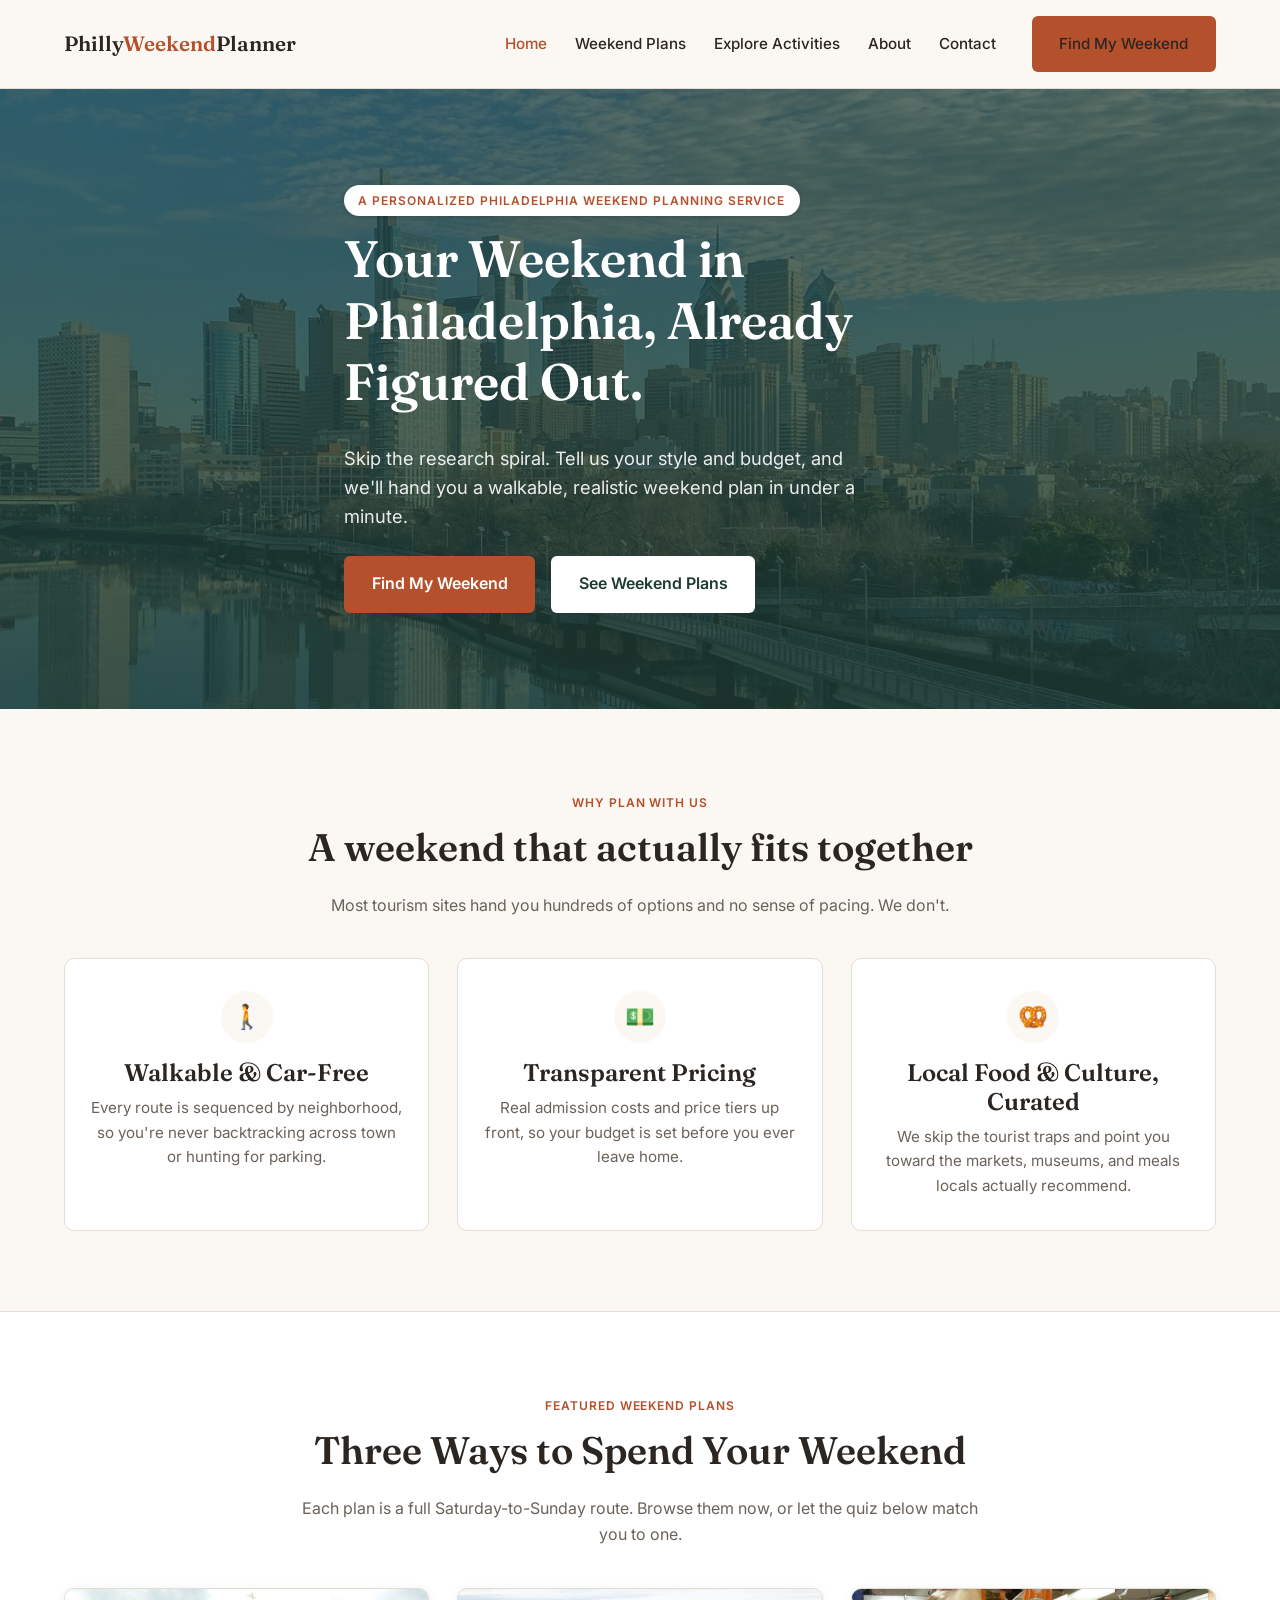
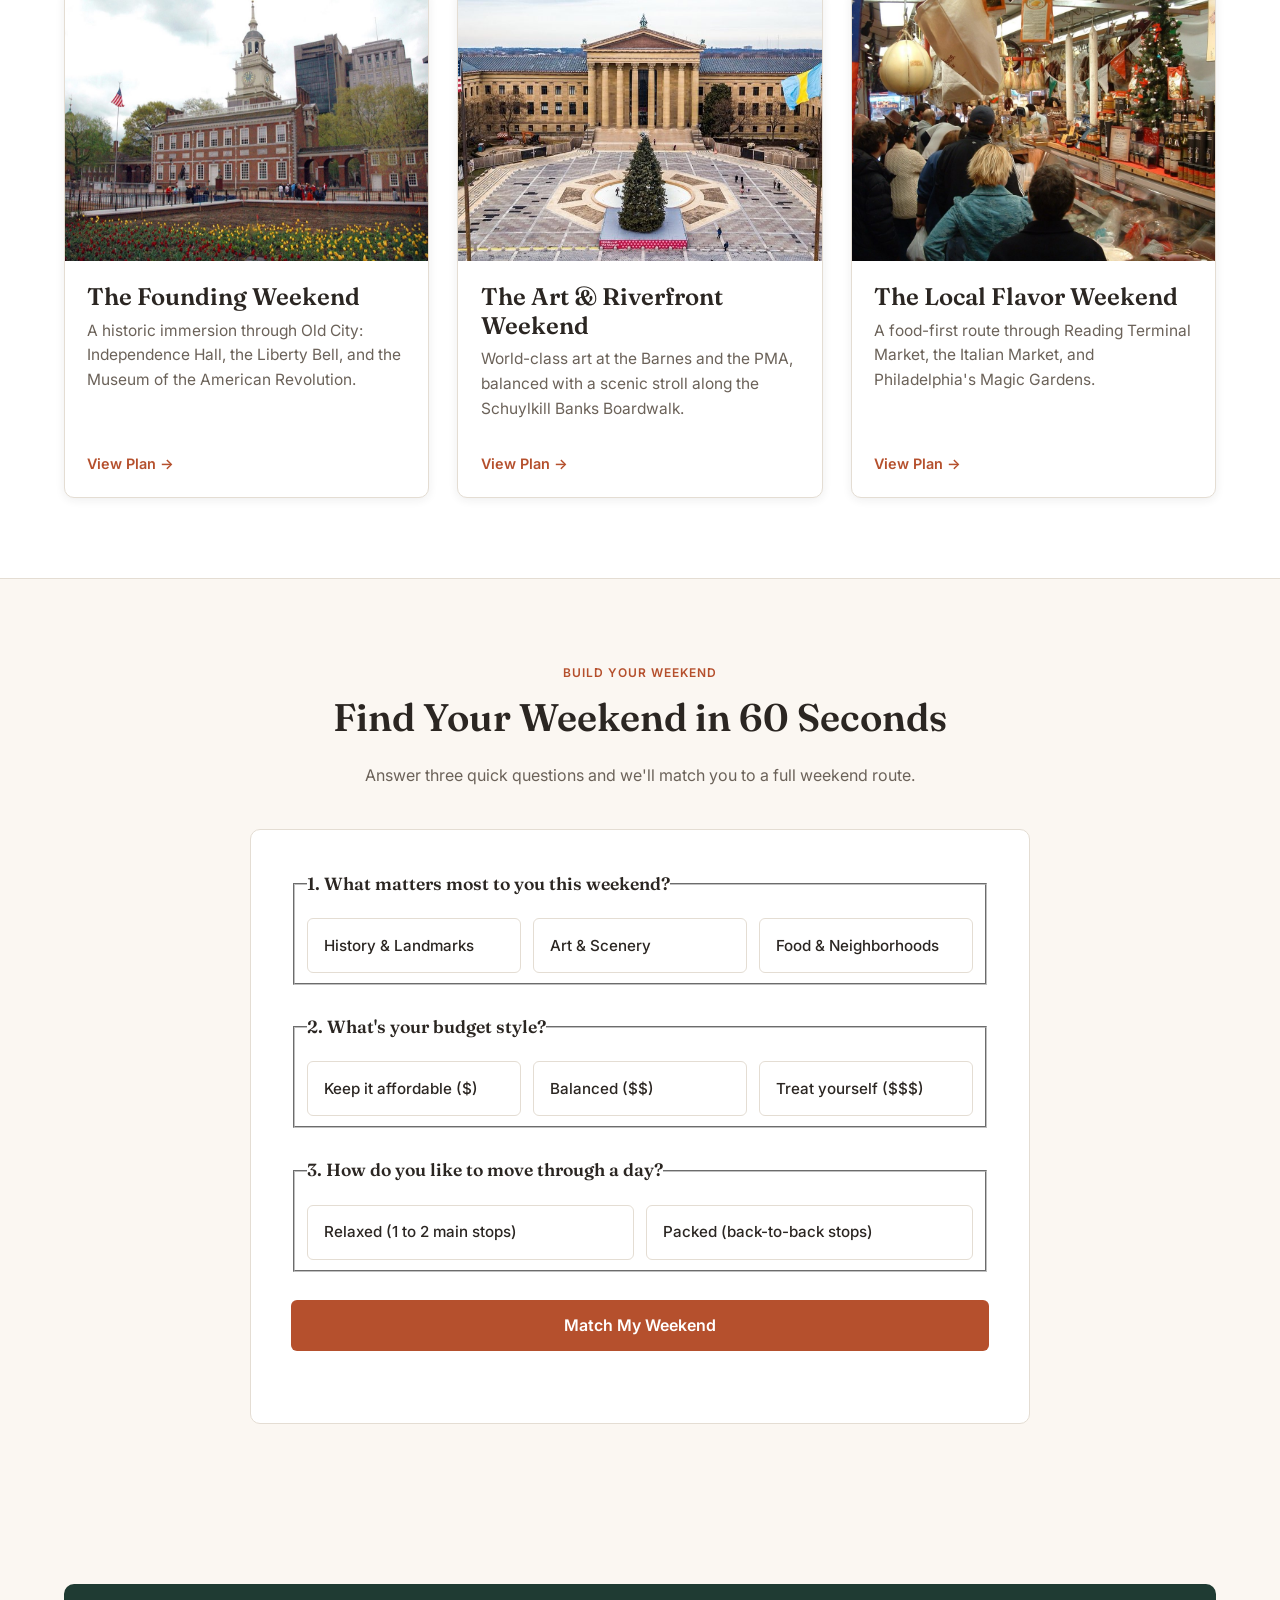
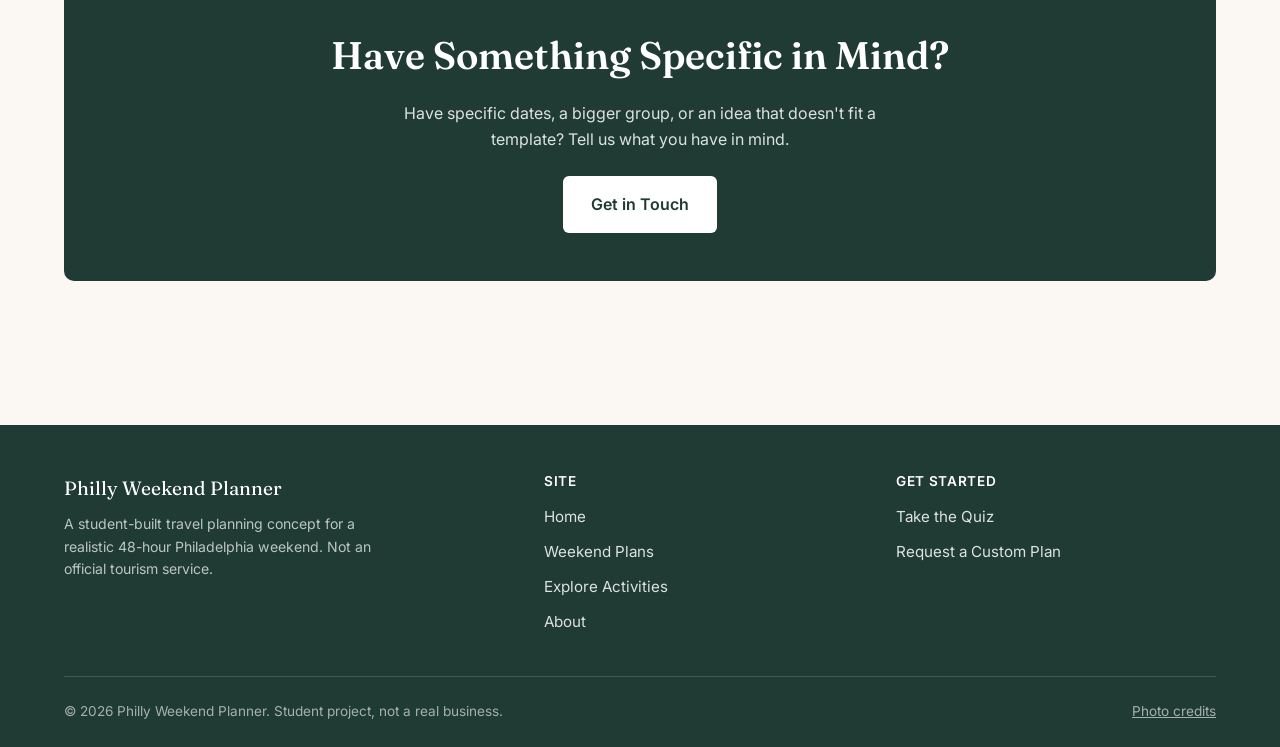
<file: index.html>
<!DOCTYPE html>
<html lang="en">
<head>
<meta charset="UTF-8" />
<meta name="viewport" content="width=device-width, initial-scale=1.0" />
<title>Philly Weekend Planner | Your 48-Hour Blueprint to Philadelphia</title>
<meta name="description" content="Plan a realistic Philadelphia weekend in minutes. Take the 60-second quiz, browse curated activities, and see transparent budget details." />
<link rel="preconnect" href="https://fonts.googleapis.com">
<link rel="preconnect" href="https://fonts.gstatic.com" crossorigin>
<link href="https://fonts.googleapis.com/css2?family=Fraunces:wght@500;600;700&family=Inter:wght@400;500;600;700&display=swap" rel="stylesheet">
<link rel="stylesheet" href="css/styles.css" />
</head>
<body>

<header class="site-header">
  <nav class="nav">
    <a href="index.html" class="nav-logo">Philly<span>Weekend</span>Planner</a>
    <button class="nav-toggle" id="nav-toggle" aria-label="Toggle navigation" aria-expanded="false" aria-controls="nav-links">
      <span class="nav-toggle-bar"></span>
      <span class="nav-toggle-bar"></span>
      <span class="nav-toggle-bar"></span>
    </button>
    <ul class="nav-links" id="nav-links">
      <li><a href="index.html" aria-current="page">Home</a></li>
      <li><a href="plans.html">Weekend Plans</a></li>
      <li><a href="explore.html">Explore Activities</a></li>
      <li><a href="about.html">About</a></li>
      <li><a href="contact.html">Contact</a></li>
      <li class="nav-cta"><a href="#quiz" class="btn btn-primary">Find My Weekend</a></li>
    </ul>
  </nav>
</header>

<main>

<section class="hero" style="background-image: linear-gradient(180deg, rgba(31,59,51,0.72), rgba(31,59,51,0.85)), url('images/hero-skyline.jpg');">
  <div class="container hero-inner">
    <span class="eyebrow">A Personalized Philadelphia Weekend Planning Service</span>
    <h1>Your Weekend in Philadelphia, Already Figured Out.</h1>
    <p class="lead">Skip the research spiral. Tell us your style and budget, and we'll hand you a walkable, realistic weekend plan in under a minute.</p>
    <div class="cta-row">
      <a href="#quiz" class="btn btn-primary">Find My Weekend</a>
      <a href="plans.html" class="btn btn-light">See Weekend Plans</a>
    </div>
  </div>
</section>

<section>
  <div class="container">
    <div class="section-intro">
      <span class="eyebrow">Why Plan With Us</span>
      <h2>A weekend that actually fits together</h2>
      <p>Most tourism sites hand you hundreds of options and no sense of pacing. We don't.</p>
    </div>
    <div class="pillars">
      <div class="pillar">
        <div class="pillar-icon" aria-hidden="true">🚶</div>
        <h3>Walkable &amp; Car-Free</h3>
        <p>Every route is sequenced by neighborhood, so you're never backtracking across town or hunting for parking.</p>
      </div>
      <div class="pillar">
        <div class="pillar-icon" aria-hidden="true">💵</div>
        <h3>Transparent Pricing</h3>
        <p>Real admission costs and price tiers up front, so your budget is set before you ever leave home.</p>
      </div>
      <div class="pillar">
        <div class="pillar-icon" aria-hidden="true">🥨</div>
        <h3>Local Food &amp; Culture, Curated</h3>
        <p>We skip the tourist traps and point you toward the markets, museums, and meals locals actually recommend.</p>
      </div>
    </div>
  </div>
</section>

<section style="background:var(--color-surface); border-top:1px solid var(--color-border); border-bottom:1px solid var(--color-border);">
  <div class="container">
    <div class="section-intro">
      <span class="eyebrow">Featured Weekend Plans</span>
      <h2>Three Ways to Spend Your Weekend</h2>
      <p>Each plan is a full Saturday-to-Sunday route. Browse them now, or let the quiz below match you to one.</p>
    </div>
    <div class="card-grid">
      <div class="card">
        <img src="images/independence-hall.jpg" alt="Independence Hall in Old City Philadelphia" class="card-image" />
        <div class="card-body">
          <h3>The Founding Weekend</h3>
          <p class="description">A historic immersion through Old City: Independence Hall, the Liberty Bell, and the Museum of the American Revolution.</p>
          <a href="plans.html#founding" class="card-footer-link">View Plan &rarr;</a>
        </div>
      </div>
      <div class="card">
        <img src="images/philadelphia-museum-of-art.jpg" alt="Philadelphia Museum of Art and the Rocky Steps" class="card-image" />
        <div class="card-body">
          <h3>The Art &amp; Riverfront Weekend</h3>
          <p class="description">World-class art at the Barnes and the PMA, balanced with a scenic stroll along the Schuylkill Banks Boardwalk.</p>
          <a href="plans.html#arts" class="card-footer-link">View Plan &rarr;</a>
        </div>
      </div>
      <div class="card">
        <img src="images/italian-market.jpg" alt="South 9th Street Italian Market stalls" class="card-image" />
        <div class="card-body">
          <h3>The Local Flavor Weekend</h3>
          <p class="description">A food-first route through Reading Terminal Market, the Italian Market, and Philadelphia's Magic Gardens.</p>
          <a href="plans.html#flavor" class="card-footer-link">View Plan &rarr;</a>
        </div>
      </div>
    </div>
  </div>
</section>

<section id="quiz">
  <div class="container">
    <div class="section-intro">
      <span class="eyebrow">Build Your Weekend</span>
      <h2>Find Your Weekend in 60 Seconds</h2>
      <p>Answer three quick questions and we'll match you to a full weekend route.</p>
    </div>

    <form class="quiz-panel" id="quiz-form" novalidate>
      <fieldset class="quiz-question">
        <legend>1. What matters most to you this weekend?</legend>
        <div class="quiz-options">
          <div class="quiz-option">
            <input type="radio" name="focus" id="focus-history" value="founding" />
            <label for="focus-history">History &amp; Landmarks</label>
          </div>
          <div class="quiz-option">
            <input type="radio" name="focus" id="focus-arts" value="arts" />
            <label for="focus-arts">Art &amp; Scenery</label>
          </div>
          <div class="quiz-option">
            <input type="radio" name="focus" id="focus-food" value="flavor" />
            <label for="focus-food">Food &amp; Neighborhoods</label>
          </div>
        </div>
        <p class="quiz-error" data-error-for="focus">Please choose an option to continue.</p>
      </fieldset>

      <fieldset class="quiz-question">
        <legend>2. What's your budget style?</legend>
        <div class="quiz-options">
          <div class="quiz-option">
            <input type="radio" name="budget" id="budget-low" value="budget" />
            <label for="budget-low">Keep it affordable ($)</label>
          </div>
          <div class="quiz-option">
            <input type="radio" name="budget" id="budget-mid" value="balanced" />
            <label for="budget-mid">Balanced ($$)</label>
          </div>
          <div class="quiz-option">
            <input type="radio" name="budget" id="budget-high" value="premium" />
            <label for="budget-high">Treat yourself ($$$)</label>
          </div>
        </div>
        <p class="quiz-error" data-error-for="budget">Please choose an option to continue.</p>
      </fieldset>

      <fieldset class="quiz-question">
        <legend>3. How do you like to move through a day?</legend>
        <div class="quiz-options">
          <div class="quiz-option">
            <input type="radio" name="pace" id="pace-relaxed" value="relaxed" />
            <label for="pace-relaxed">Relaxed (1 to 2 main stops)</label>
          </div>
          <div class="quiz-option">
            <input type="radio" name="pace" id="pace-packed" value="packed" />
            <label for="pace-packed">Packed (back-to-back stops)</label>
          </div>
        </div>
        <p class="quiz-error" data-error-for="pace">Please choose an option to continue.</p>
      </fieldset>

      <button type="submit" class="btn btn-primary btn-block">Match My Weekend</button>

      <div id="quiz-results" aria-live="polite"></div>
    </form>
  </div>
</section>

<section>
  <div class="container">
    <div class="cta-banner">
      <h2>Have Something Specific in Mind?</h2>
      <p>Have specific dates, a bigger group, or an idea that doesn't fit a template? Tell us what you have in mind.</p>
      <div class="cta-row">
        <a href="contact.html" class="btn btn-light">Get in Touch</a>
      </div>
    </div>
  </div>
</section>

</main>

<footer class="site-footer">
  <div class="container">
    <div class="footer-grid">
      <div>
        <div class="footer-brand">Philly Weekend Planner</div>
        <p class="footer-note">A student-built travel planning concept for a realistic 48-hour Philadelphia weekend. Not an official tourism service.</p>
      </div>
      <div>
        <h3>Site</h3>
        <ul>
          <li><a href="index.html">Home</a></li>
          <li><a href="plans.html">Weekend Plans</a></li>
          <li><a href="explore.html">Explore Activities</a></li>
          <li><a href="about.html">About</a></li>
        </ul>
      </div>
      <div>
        <h3>Get Started</h3>
        <ul>
          <li><a href="index.html#quiz">Take the Quiz</a></li>
          <li><a href="contact.html">Request a Custom Plan</a></li>
        </ul>
      </div>
    </div>
    <div class="footer-bottom">
      <span>&copy; 2026 Philly Weekend Planner. Student project, not a real business.</span>
      <a href="images/CREDITS.md">Photo credits</a>
    </div>
  </div>
</footer>

<script src="js/activities-data.js"></script>
<script src="js/nav.js"></script>
<script src="js/quiz.js"></script>
</body>
</html>
</file>
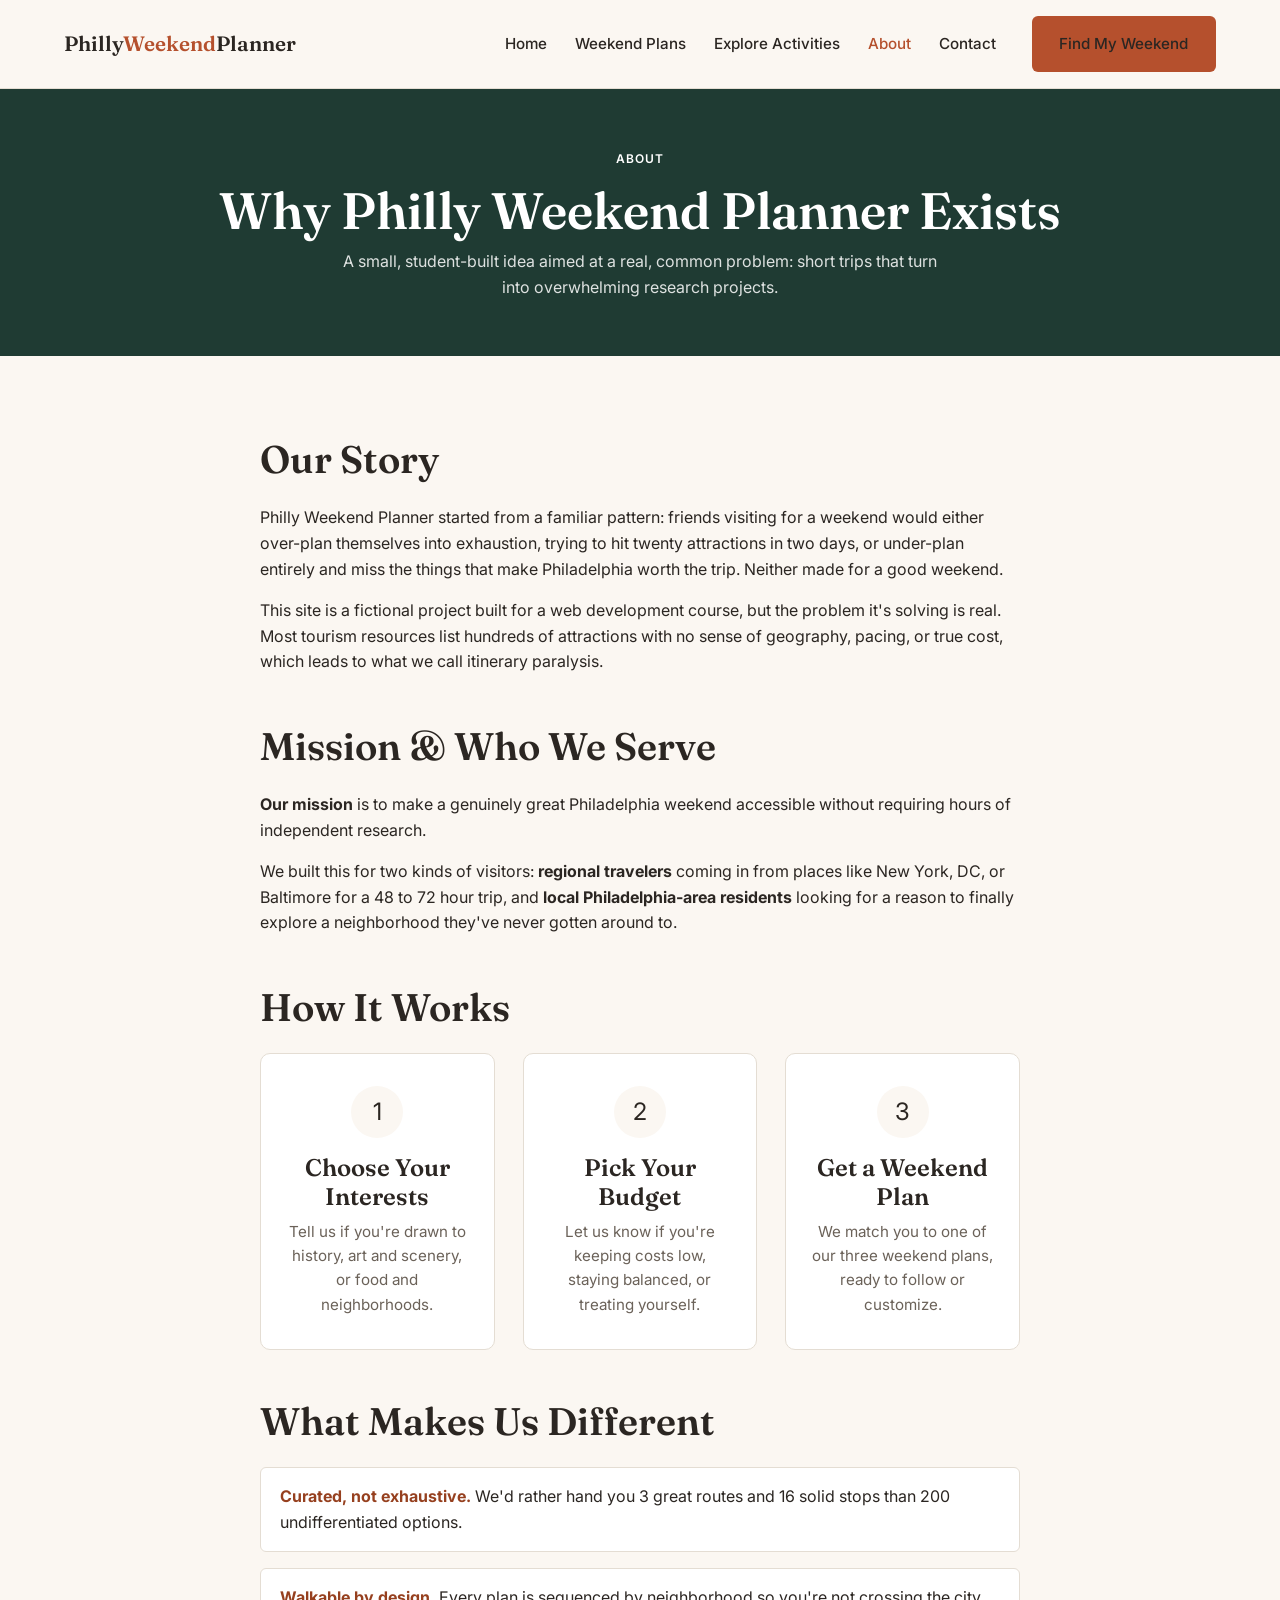
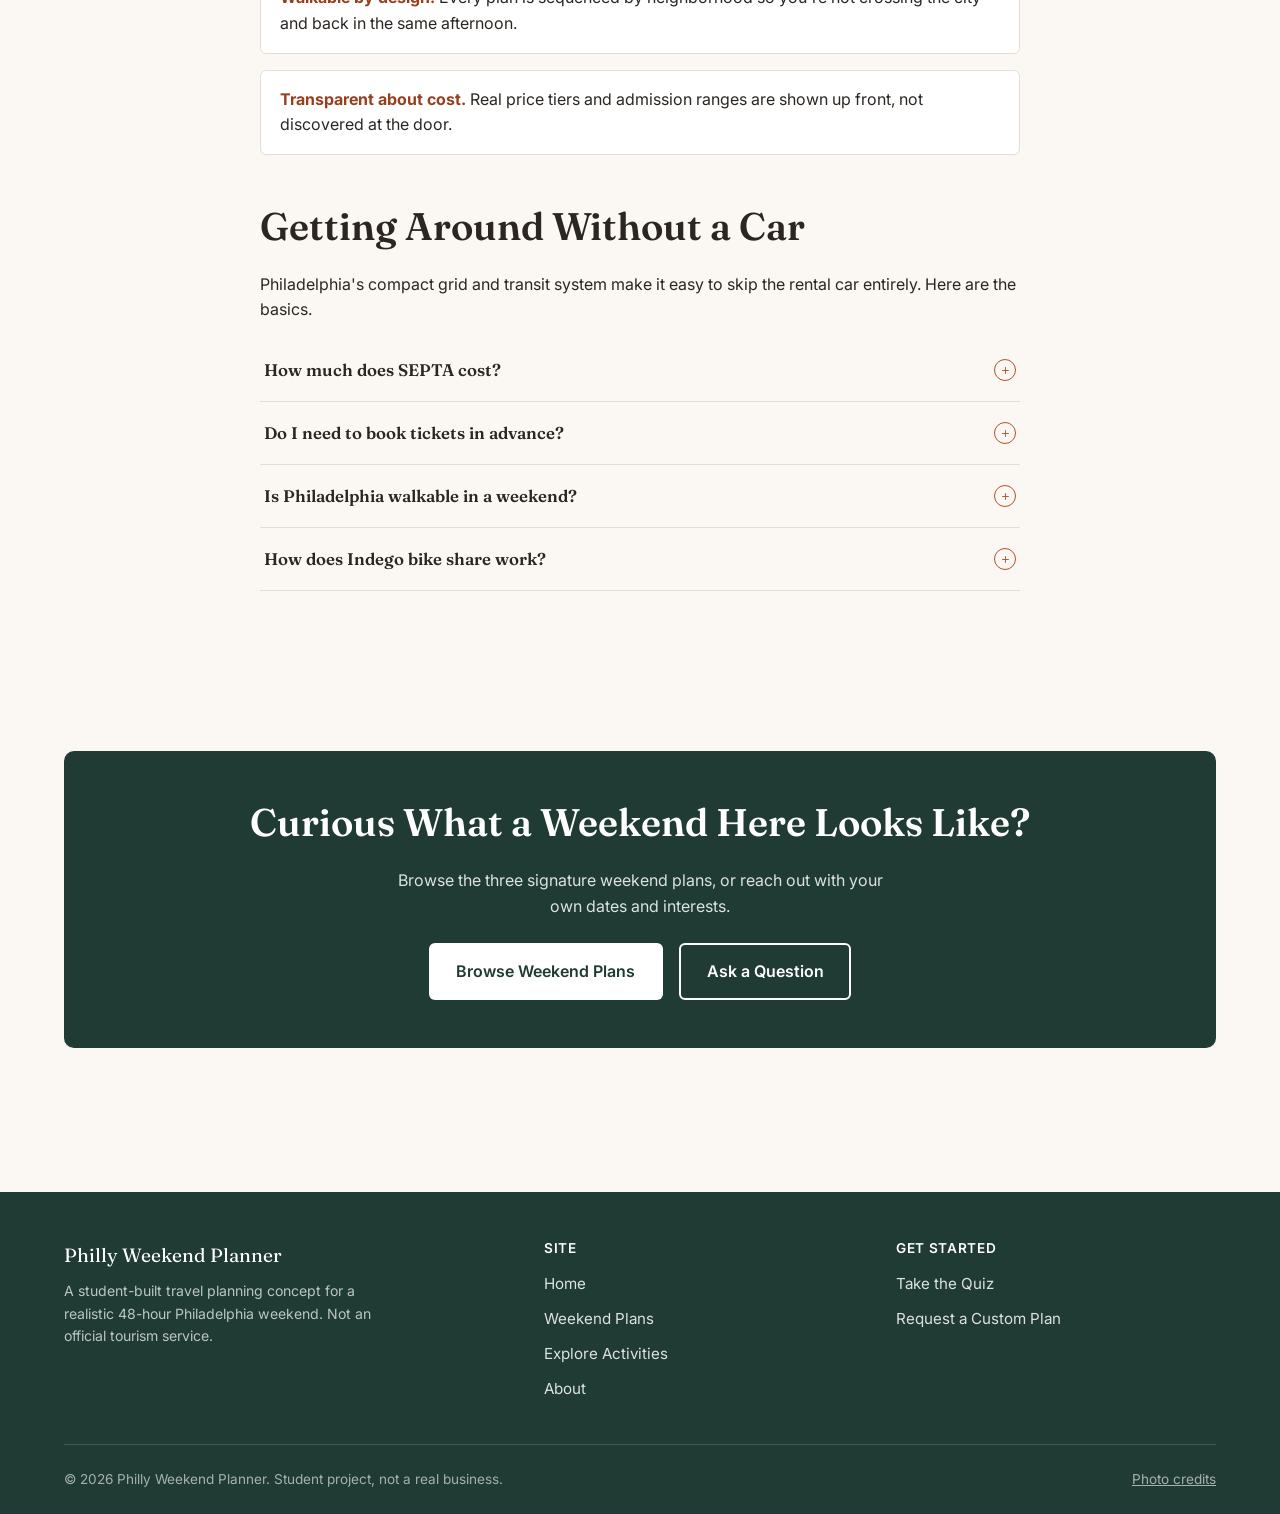
<file: about.html>
<!DOCTYPE html>
<html lang="en">
<head>
<meta charset="UTF-8" />
<meta name="viewport" content="width=device-width, initial-scale=1.0" />
<title>About | Philly Weekend Planner</title>
<meta name="description" content="Who Philly Weekend Planner is, why it exists, and how to get around Philadelphia without a car." />
<link rel="preconnect" href="https://fonts.googleapis.com">
<link rel="preconnect" href="https://fonts.gstatic.com" crossorigin>
<link href="https://fonts.googleapis.com/css2?family=Fraunces:wght@500;600;700&family=Inter:wght@400;500;600;700&display=swap" rel="stylesheet">
<link rel="stylesheet" href="css/styles.css" />
</head>
<body>

<header class="site-header">
  <nav class="nav">
    <a href="index.html" class="nav-logo">Philly<span>Weekend</span>Planner</a>
    <button class="nav-toggle" id="nav-toggle" aria-label="Toggle navigation" aria-expanded="false" aria-controls="nav-links">
      <span class="nav-toggle-bar"></span>
      <span class="nav-toggle-bar"></span>
      <span class="nav-toggle-bar"></span>
    </button>
    <ul class="nav-links" id="nav-links">
      <li><a href="index.html">Home</a></li>
      <li><a href="plans.html">Weekend Plans</a></li>
      <li><a href="explore.html">Explore Activities</a></li>
      <li><a href="about.html" aria-current="page">About</a></li>
      <li><a href="contact.html">Contact</a></li>
      <li class="nav-cta"><a href="index.html#quiz" class="btn btn-primary">Find My Weekend</a></li>
    </ul>
  </nav>
</header>

<main>

<section class="page-banner">
  <div class="container">
    <span class="eyebrow" style="color:#fff;">About</span>
    <h1>Why Philly Weekend Planner Exists</h1>
    <p>A small, student-built idea aimed at a real, common problem: short trips that turn into overwhelming research projects.</p>
  </div>
</section>

<section>
  <div class="container">

    <div class="about-block">
      <h2>Our Story</h2>
      <p>Philly Weekend Planner started from a familiar pattern: friends visiting for a weekend would either over-plan themselves into exhaustion, trying to hit twenty attractions in two days, or under-plan entirely and miss the things that make Philadelphia worth the trip. Neither made for a good weekend.</p>
      <p>This site is a fictional project built for a web development course, but the problem it's solving is real. Most tourism resources list hundreds of attractions with no sense of geography, pacing, or true cost, which leads to what we call itinerary paralysis.</p>
    </div>

    <div class="about-block">
      <h2>Mission &amp; Who We Serve</h2>
      <p><strong>Our mission</strong> is to make a genuinely great Philadelphia weekend accessible without requiring hours of independent research.</p>
      <p>We built this for two kinds of visitors: <strong>regional travelers</strong> coming in from places like New York, DC, or Baltimore for a 48 to 72 hour trip, and <strong>local Philadelphia-area residents</strong> looking for a reason to finally explore a neighborhood they've never gotten around to.</p>
    </div>

    <div class="about-block">
      <h2>How It Works</h2>
      <div class="pillars">
        <div class="pillar">
          <div class="pillar-icon" aria-hidden="true">1</div>
          <h3>Choose Your Interests</h3>
          <p>Tell us if you're drawn to history, art and scenery, or food and neighborhoods.</p>
        </div>
        <div class="pillar">
          <div class="pillar-icon" aria-hidden="true">2</div>
          <h3>Pick Your Budget</h3>
          <p>Let us know if you're keeping costs low, staying balanced, or treating yourself.</p>
        </div>
        <div class="pillar">
          <div class="pillar-icon" aria-hidden="true">3</div>
          <h3>Get a Weekend Plan</h3>
          <p>We match you to one of our three weekend plans, ready to follow or customize.</p>
        </div>
      </div>
    </div>

    <div class="about-block">
      <h2>What Makes Us Different</h2>
      <ul class="differentiator-list">
        <li><strong>Curated, not exhaustive.</strong> We'd rather hand you 3 great routes and 16 solid stops than 200 undifferentiated options.</li>
        <li><strong>Walkable by design.</strong> Every plan is sequenced by neighborhood so you're not crossing the city and back in the same afternoon.</li>
        <li><strong>Transparent about cost.</strong> Real price tiers and admission ranges are shown up front, not discovered at the door.</li>
      </ul>
    </div>

    <div class="about-block">
      <h2>Getting Around Without a Car</h2>
      <p>Philadelphia's compact grid and transit system make it easy to skip the rental car entirely. Here are the basics.</p>

      <div class="accordion" id="faq-accordion">
        <div class="accordion-item">
          <button class="accordion-trigger" aria-expanded="false">
            How much does SEPTA cost?
            <span class="accordion-icon">+</span>
          </button>
          <div class="accordion-panel">
            <div class="accordion-panel-inner">
              <p>The base fare for bus and subway is $2.90 per ride when you tap a contactless credit card, debit card, Apple Pay, Google Pay, or a SEPTA Key card. Free transfers are included on up to two connections within two hours.</p>
            </div>
          </div>
        </div>
        <div class="accordion-item">
          <button class="accordion-trigger" aria-expanded="false">
            Do I need to book tickets in advance?
            <span class="accordion-icon">+</span>
          </button>
          <div class="accordion-panel">
            <div class="accordion-panel-inner">
              <p>For a few stops, yes. Independence Hall requires a free timed-entry reservation (plus a $1 booking fee), and Philadelphia's Magic Gardens sells out its weekend timed tickets days in advance. Most other stops, including the Liberty Bell and Reading Terminal Market, are walk-up.</p>
            </div>
          </div>
        </div>
        <div class="accordion-item">
          <button class="accordion-trigger" aria-expanded="false">
            Is Philadelphia walkable in a weekend?
            <span class="accordion-icon">+</span>
          </button>
          <div class="accordion-panel">
            <div class="accordion-panel-inner">
              <p>Yes, within a neighborhood. Center City sits on a compact grid between two rivers, and walking across the entire downtown core takes roughly 25 to 30 minutes. Our plans are built to keep each day's stops within one or two connected neighborhoods.</p>
            </div>
          </div>
        </div>
        <div class="accordion-item">
          <button class="accordion-trigger" aria-expanded="false">
            How does Indego bike share work?
            <span class="accordion-icon">+</span>
          </button>
          <div class="accordion-panel">
            <div class="accordion-panel-inner">
              <p>Indego has over 2,000 bikes across 200+ docking stations citywide. A 24-hour guest pass is $15 and includes unlimited 60-minute rides on classic bikes, which is plenty for getting between neighborhoods on your own schedule.</p>
            </div>
          </div>
        </div>
      </div>
    </div>

  </div>
</section>

<section>
  <div class="container">
    <div class="cta-banner">
      <h2>Curious What a Weekend Here Looks Like?</h2>
      <p>Browse the three signature weekend plans, or reach out with your own dates and interests.</p>
      <div class="cta-row">
        <a href="plans.html" class="btn btn-light">Browse Weekend Plans</a>
        <a href="contact.html" class="btn btn-secondary" style="border-color:#fff; color:#fff;">Ask a Question</a>
      </div>
    </div>
  </div>
</section>

</main>

<footer class="site-footer">
  <div class="container">
    <div class="footer-grid">
      <div>
        <div class="footer-brand">Philly Weekend Planner</div>
        <p class="footer-note">A student-built travel planning concept for a realistic 48-hour Philadelphia weekend. Not an official tourism service.</p>
      </div>
      <div>
        <h3>Site</h3>
        <ul>
          <li><a href="index.html">Home</a></li>
          <li><a href="plans.html">Weekend Plans</a></li>
          <li><a href="explore.html">Explore Activities</a></li>
          <li><a href="about.html">About</a></li>
        </ul>
      </div>
      <div>
        <h3>Get Started</h3>
        <ul>
          <li><a href="index.html#quiz">Take the Quiz</a></li>
          <li><a href="contact.html">Request a Custom Plan</a></li>
        </ul>
      </div>
    </div>
    <div class="footer-bottom">
      <span>&copy; 2026 Philly Weekend Planner. Student project, not a real business.</span>
      <a href="images/CREDITS.md">Photo credits</a>
    </div>
  </div>
</footer>

<script src="js/nav.js"></script>
<script src="js/accordion.js"></script>
</body>
</html>
</file>
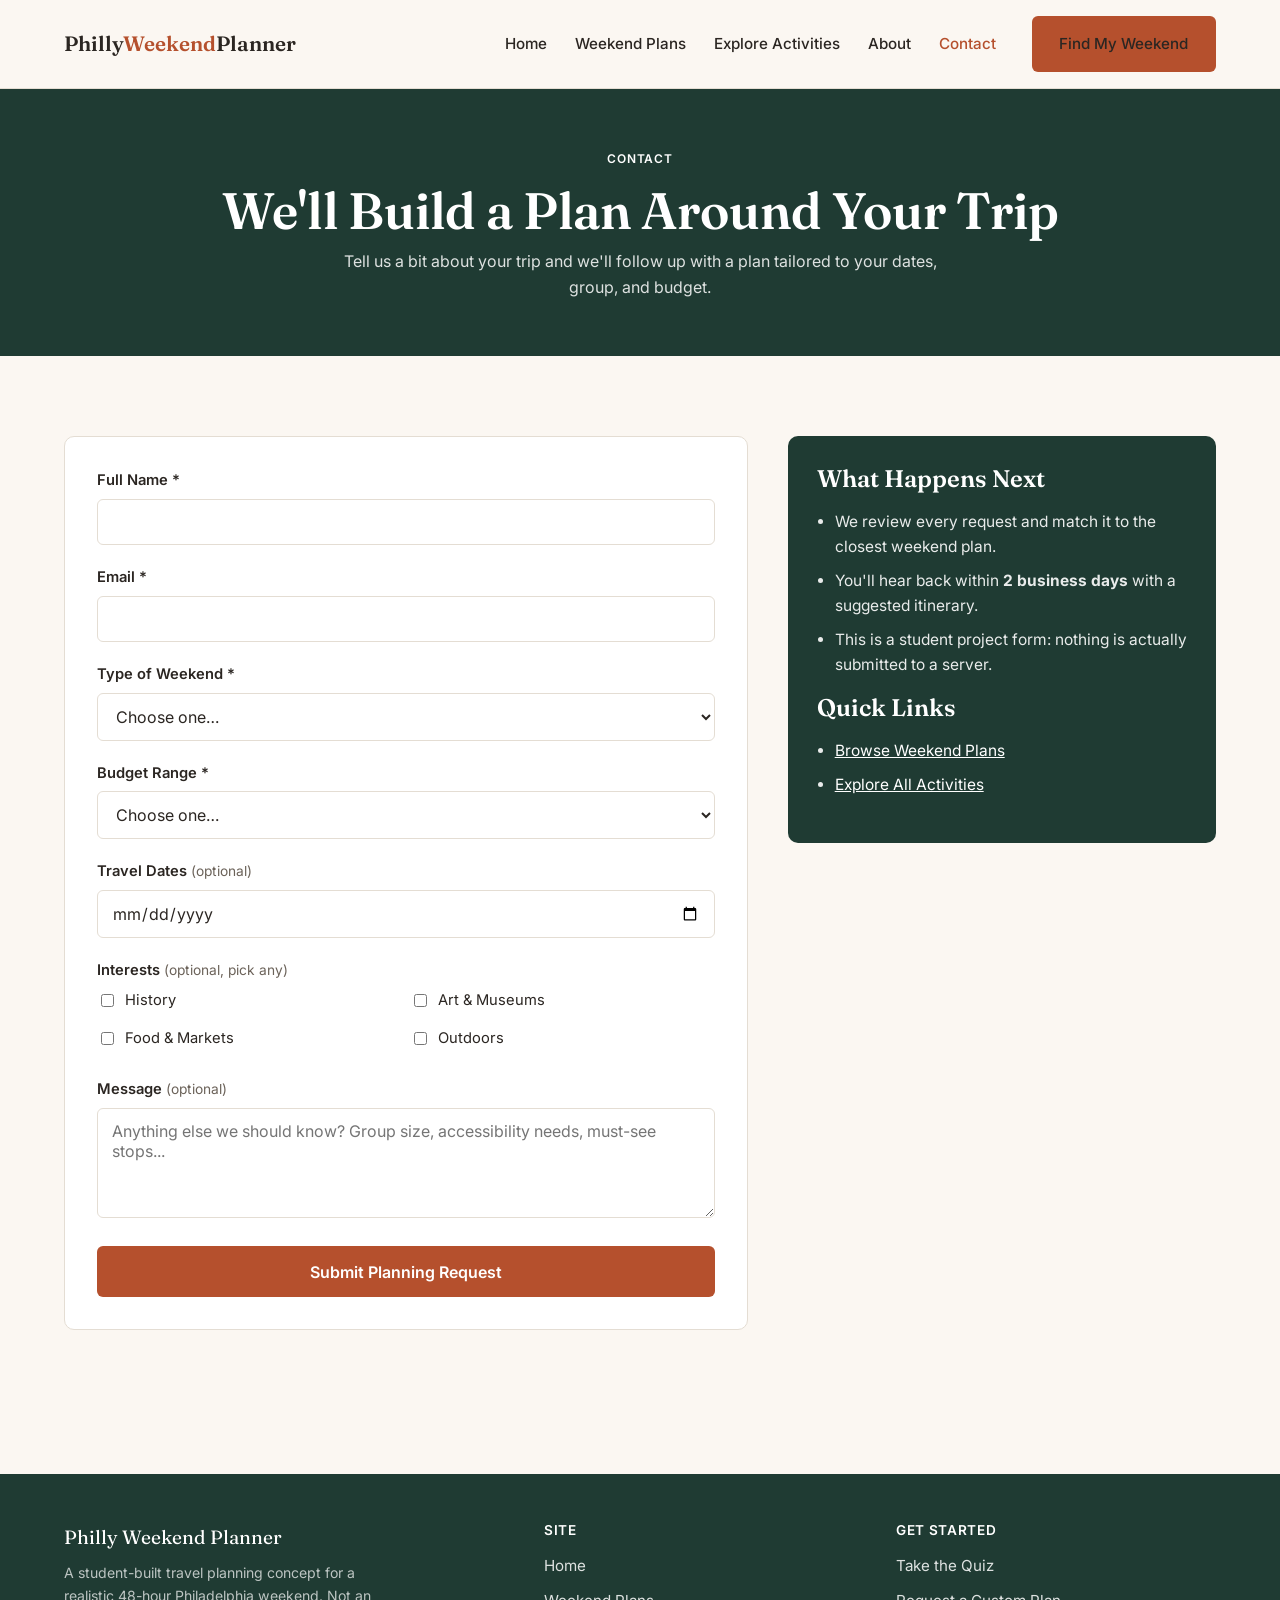
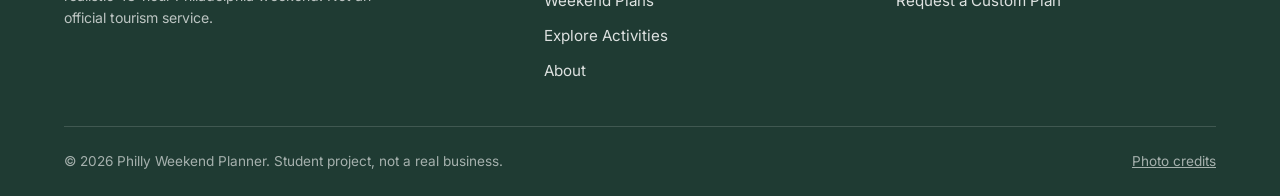
<file: contact.html>
<!DOCTYPE html>
<html lang="en">
<head>
<meta charset="UTF-8" />
<meta name="viewport" content="width=device-width, initial-scale=1.0" />
<title>Contact | Philly Weekend Planner</title>
<meta name="description" content="Request a custom Philadelphia weekend plan." />
<link rel="preconnect" href="https://fonts.googleapis.com">
<link rel="preconnect" href="https://fonts.gstatic.com" crossorigin>
<link href="https://fonts.googleapis.com/css2?family=Fraunces:wght@500;600;700&family=Inter:wght@400;500;600;700&display=swap" rel="stylesheet">
<link rel="stylesheet" href="css/styles.css" />
</head>
<body>

<header class="site-header">
  <nav class="nav">
    <a href="index.html" class="nav-logo">Philly<span>Weekend</span>Planner</a>
    <button class="nav-toggle" id="nav-toggle" aria-label="Toggle navigation" aria-expanded="false" aria-controls="nav-links">
      <span class="nav-toggle-bar"></span>
      <span class="nav-toggle-bar"></span>
      <span class="nav-toggle-bar"></span>
    </button>
    <ul class="nav-links" id="nav-links">
      <li><a href="index.html">Home</a></li>
      <li><a href="plans.html">Weekend Plans</a></li>
      <li><a href="explore.html">Explore Activities</a></li>
      <li><a href="about.html">About</a></li>
      <li><a href="contact.html" aria-current="page">Contact</a></li>
      <li class="nav-cta"><a href="index.html#quiz" class="btn btn-primary">Find My Weekend</a></li>
    </ul>
  </nav>
</header>

<main>

<section class="page-banner">
  <div class="container">
    <span class="eyebrow" style="color:#fff;">Contact</span>
    <h1>We'll Build a Plan Around Your Trip</h1>
    <p>Tell us a bit about your trip and we'll follow up with a plan tailored to your dates, group, and budget.</p>
  </div>
</section>

<section>
  <div class="container contact-layout">

    <div class="form-card">
      <div class="form-banner" id="form-banner" role="alert"></div>

      <form id="contact-form" novalidate>
        <div class="form-row" data-field="name">
          <label for="name">Full Name *</label>
          <input type="text" id="name" name="name" autocomplete="name" />
          <p class="field-error">Please enter your name.</p>
        </div>

        <div class="form-row" data-field="email">
          <label for="email">Email *</label>
          <input type="email" id="email" name="email" autocomplete="email" />
          <p class="field-error">Please enter a valid email address.</p>
        </div>

        <div class="form-row" data-field="weekendType">
          <label for="weekendType">Type of Weekend *</label>
          <select id="weekendType" name="weekendType">
            <option value="">Choose one&hellip;</option>
            <option value="founding">The Founding Weekend</option>
            <option value="arts">The Art &amp; Riverfront Weekend</option>
            <option value="flavor">The Local Flavor Weekend</option>
            <option value="not-sure">Not sure yet</option>
          </select>
          <p class="field-error">Please choose a weekend type.</p>
        </div>

        <div class="form-row" data-field="budget">
          <label for="budget">Budget Range *</label>
          <select id="budget" name="budget">
            <option value="">Choose one&hellip;</option>
            <option value="budget">$ (Budget-conscious)</option>
            <option value="balanced">$$ (Balanced)</option>
            <option value="premium">$$$ (Premium)</option>
          </select>
          <p class="field-error">Please select a budget range.</p>
        </div>

        <div class="form-row" data-field="dates">
          <label for="dates">Travel Dates <span class="hint">(optional)</span></label>
          <input type="date" id="dates" name="dates" />
        </div>

        <div class="form-row" data-field="interests">
          <label>Interests <span class="hint">(optional, pick any)</span></label>
          <div class="checkbox-group">
            <label><input type="checkbox" name="interests" value="history" /> History</label>
            <label><input type="checkbox" name="interests" value="art" /> Art &amp; Museums</label>
            <label><input type="checkbox" name="interests" value="food" /> Food &amp; Markets</label>
            <label><input type="checkbox" name="interests" value="outdoors" /> Outdoors</label>
          </div>
        </div>

        <div class="form-row" data-field="message">
          <label for="message">Message <span class="hint">(optional)</span></label>
          <textarea id="message" name="message" placeholder="Anything else we should know? Group size, accessibility needs, must-see stops..."></textarea>
        </div>

        <button type="submit" class="btn btn-primary btn-block">Submit Planning Request</button>
      </form>
    </div>

    <aside class="sidebar-card">
      <h2>What Happens Next</h2>
      <ul>
        <li>We review every request and match it to the closest weekend plan.</li>
        <li>You'll hear back within <strong>2 business days</strong> with a suggested itinerary.</li>
        <li>This is a student project form: nothing is actually submitted to a server.</li>
      </ul>
      <h2>Quick Links</h2>
      <ul>
        <li><a href="plans.html" style="color:#fff;">Browse Weekend Plans</a></li>
        <li><a href="explore.html" style="color:#fff;">Explore All Activities</a></li>
      </ul>
    </aside>

  </div>
</section>

</main>

<footer class="site-footer">
  <div class="container">
    <div class="footer-grid">
      <div>
        <div class="footer-brand">Philly Weekend Planner</div>
        <p class="footer-note">A student-built travel planning concept for a realistic 48-hour Philadelphia weekend. Not an official tourism service.</p>
      </div>
      <div>
        <h3>Site</h3>
        <ul>
          <li><a href="index.html">Home</a></li>
          <li><a href="plans.html">Weekend Plans</a></li>
          <li><a href="explore.html">Explore Activities</a></li>
          <li><a href="about.html">About</a></li>
        </ul>
      </div>
      <div>
        <h3>Get Started</h3>
        <ul>
          <li><a href="index.html#quiz">Take the Quiz</a></li>
          <li><a href="contact.html">Request a Custom Plan</a></li>
        </ul>
      </div>
    </div>
    <div class="footer-bottom">
      <span>&copy; 2026 Philly Weekend Planner. Student project, not a real business.</span>
      <a href="images/CREDITS.md">Photo credits</a>
    </div>
  </div>
</footer>

<script src="js/nav.js"></script>
<script src="js/form.js"></script>
</body>
</html>
</file>
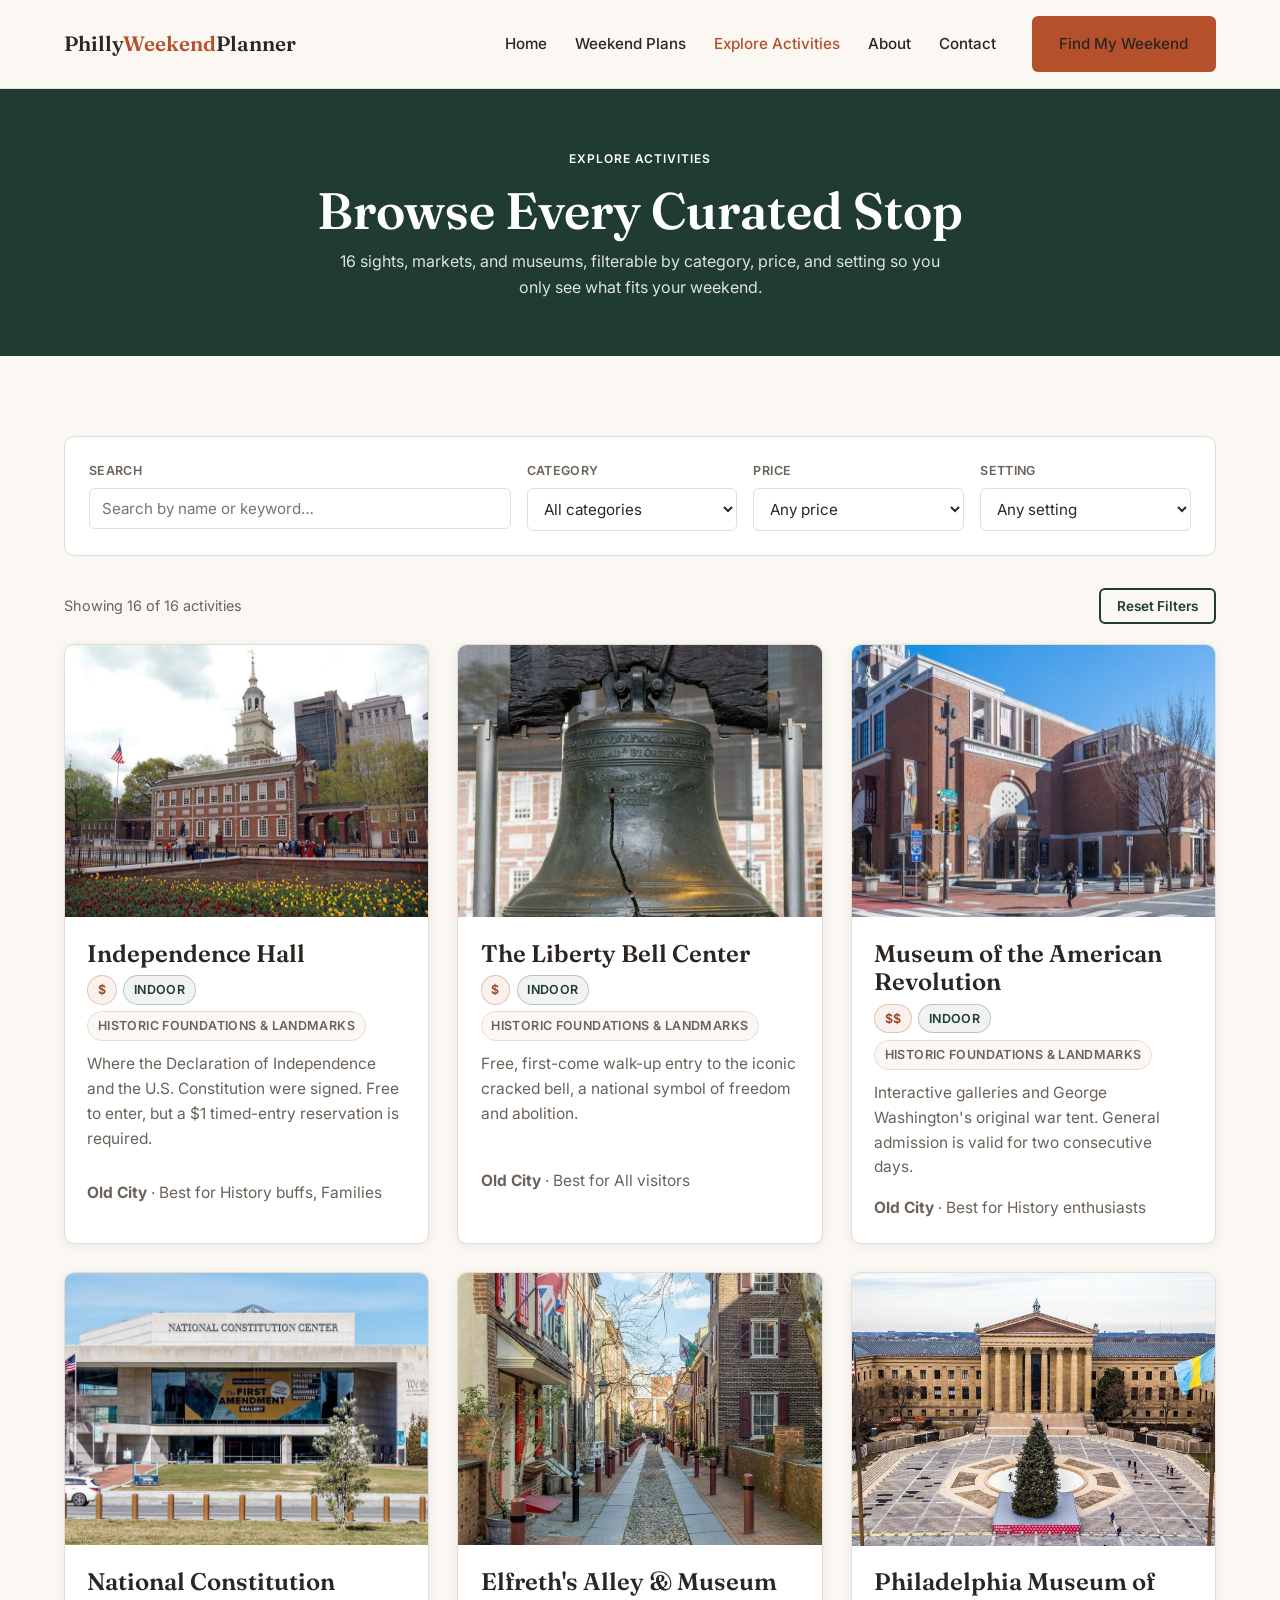
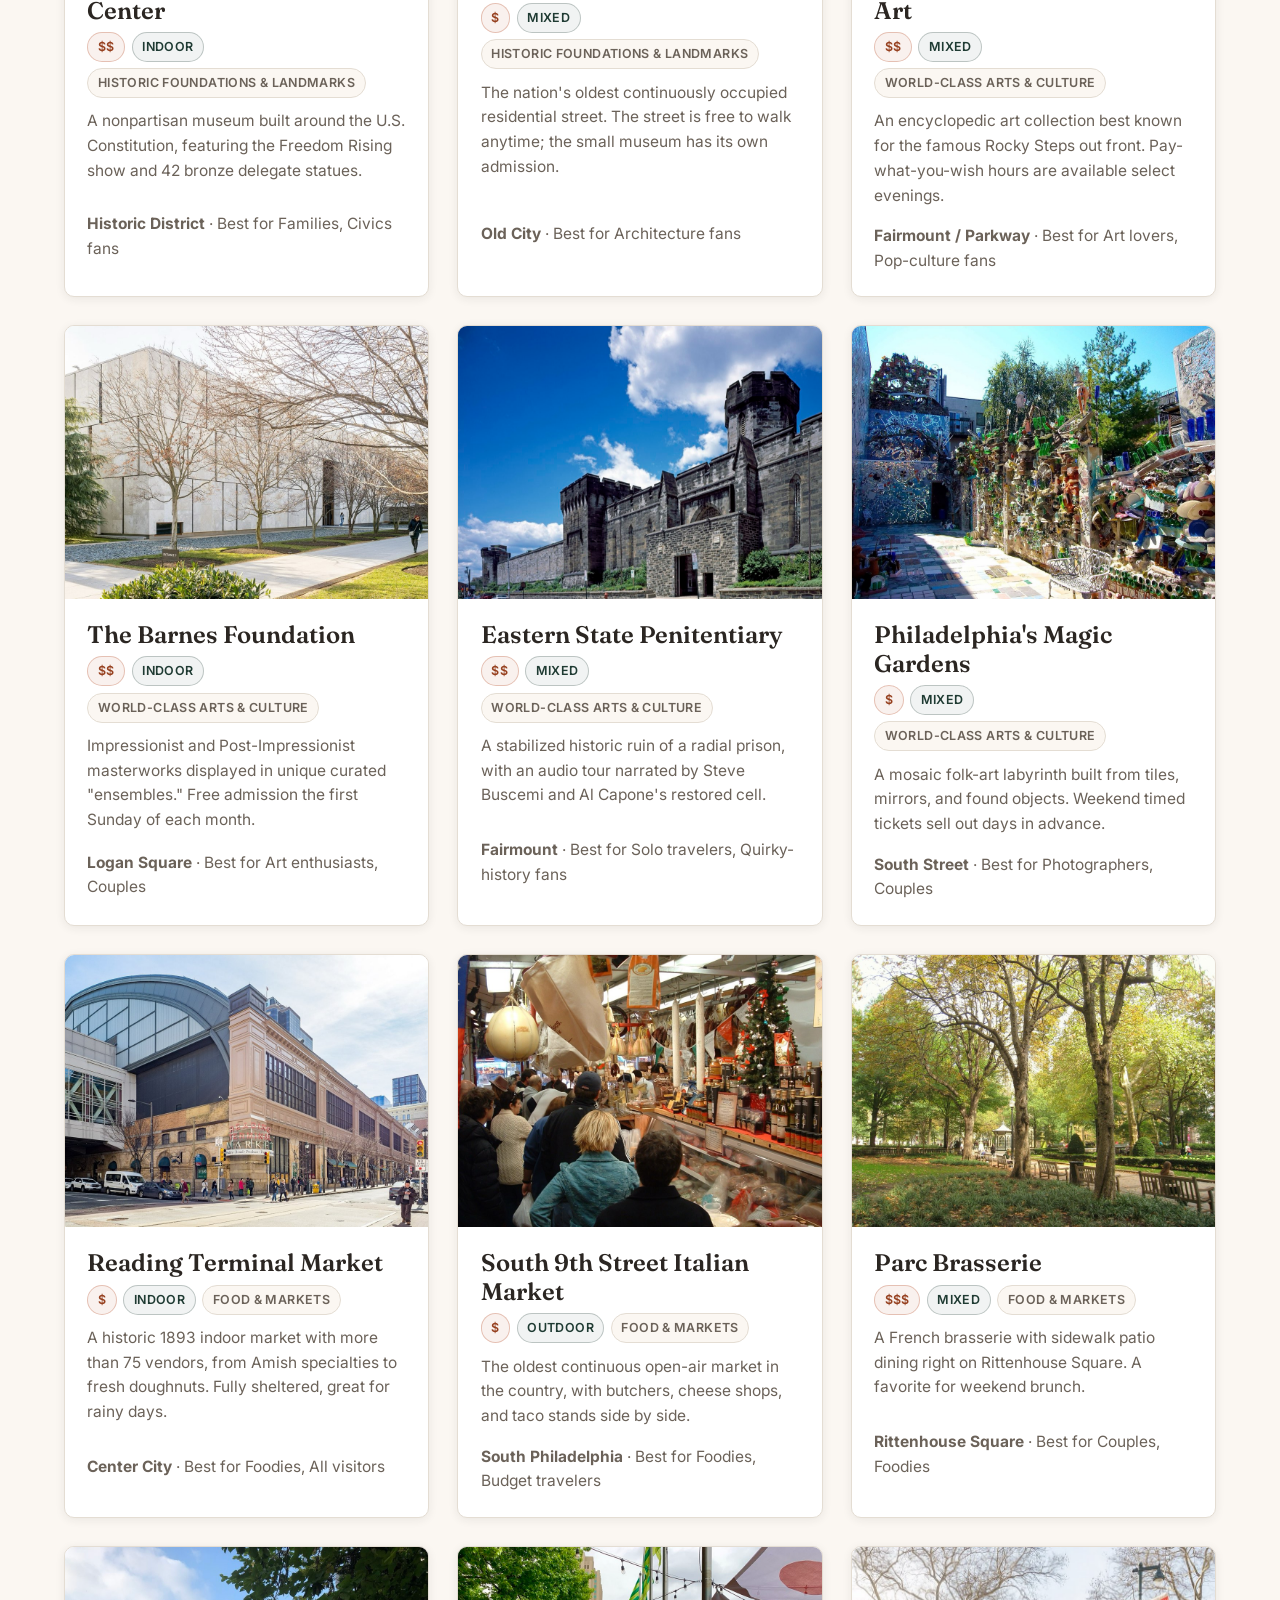
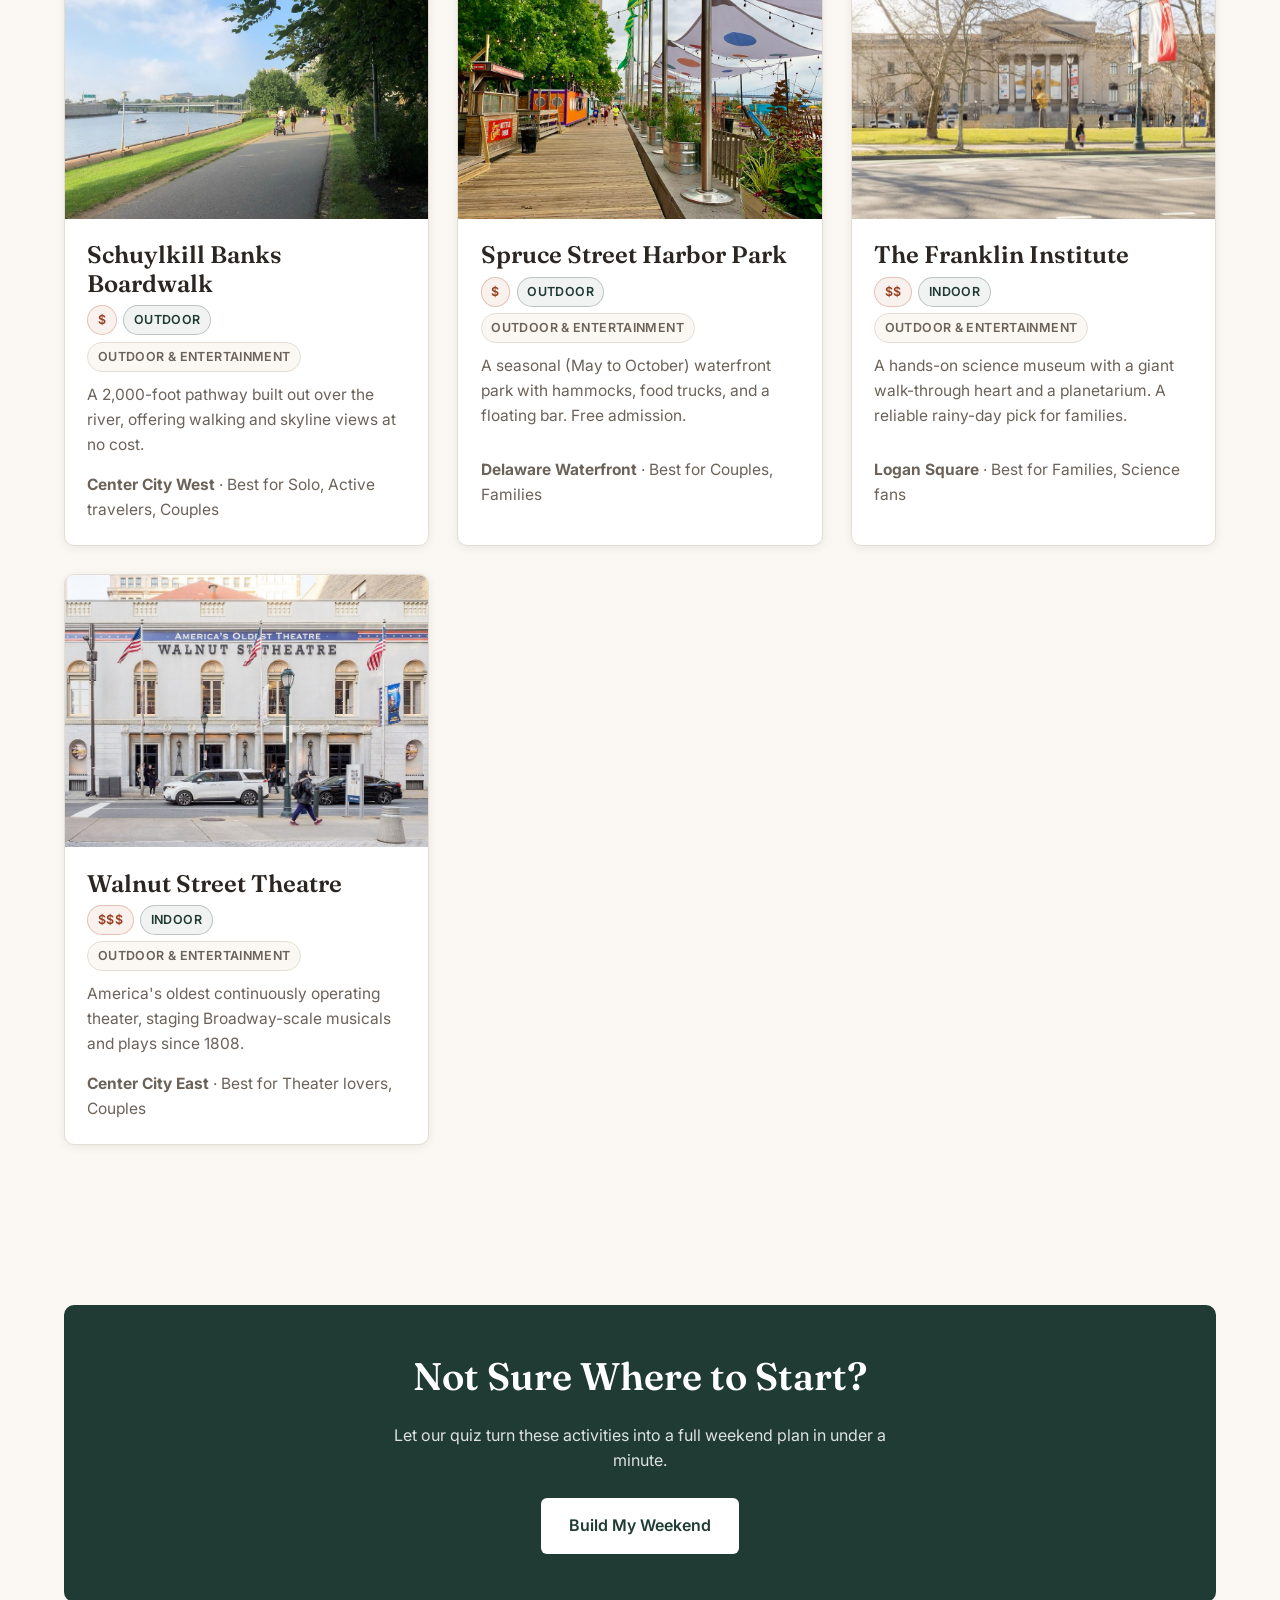
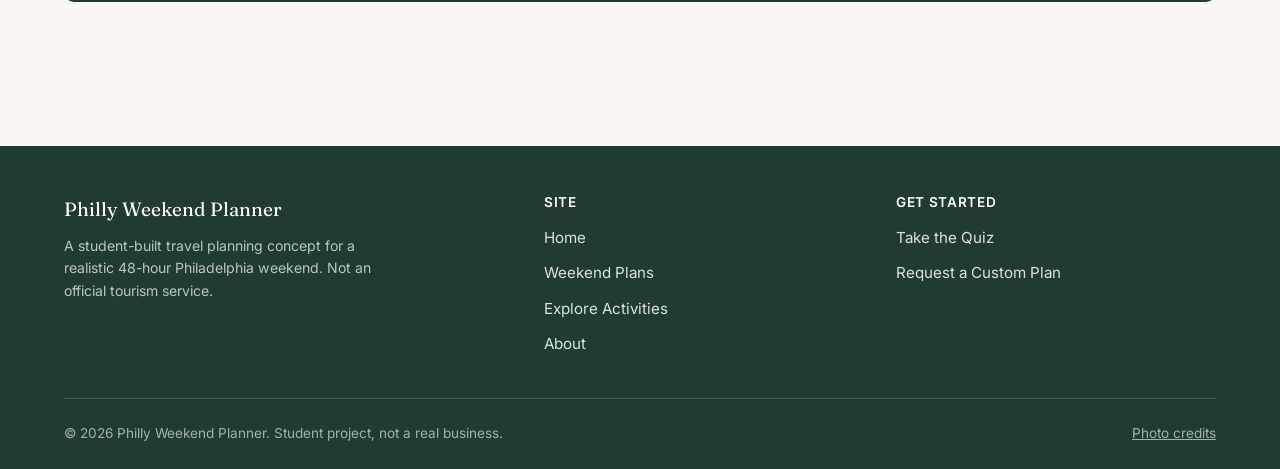
<file: explore.html>
<!DOCTYPE html>
<html lang="en">
<head>
<meta charset="UTF-8" />
<meta name="viewport" content="width=device-width, initial-scale=1.0" />
<title>Explore Activities | Philly Weekend Planner</title>
<meta name="description" content="Search and filter 16 curated Philadelphia activities by category, price, and setting." />
<link rel="preconnect" href="https://fonts.googleapis.com">
<link rel="preconnect" href="https://fonts.gstatic.com" crossorigin>
<link href="https://fonts.googleapis.com/css2?family=Fraunces:wght@500;600;700&family=Inter:wght@400;500;600;700&display=swap" rel="stylesheet">
<link rel="stylesheet" href="css/styles.css" />
</head>
<body>

<header class="site-header">
  <nav class="nav">
    <a href="index.html" class="nav-logo">Philly<span>Weekend</span>Planner</a>
    <button class="nav-toggle" id="nav-toggle" aria-label="Toggle navigation" aria-expanded="false" aria-controls="nav-links">
      <span class="nav-toggle-bar"></span>
      <span class="nav-toggle-bar"></span>
      <span class="nav-toggle-bar"></span>
    </button>
    <ul class="nav-links" id="nav-links">
      <li><a href="index.html">Home</a></li>
      <li><a href="plans.html">Weekend Plans</a></li>
      <li><a href="explore.html" aria-current="page">Explore Activities</a></li>
      <li><a href="about.html">About</a></li>
      <li><a href="contact.html">Contact</a></li>
      <li class="nav-cta"><a href="index.html#quiz" class="btn btn-primary">Find My Weekend</a></li>
    </ul>
  </nav>
</header>

<main>

<section class="page-banner">
  <div class="container">
    <span class="eyebrow" style="color:#fff;">Explore Activities</span>
    <h1>Browse Every Curated Stop</h1>
    <p>16 sights, markets, and museums, filterable by category, price, and setting so you only see what fits your weekend.</p>
  </div>
</section>

<section>
  <div class="container">

    <h2 class="visually-hidden">Activity Directory</h2>

    <form class="filter-bar" id="filter-bar">
      <div class="filter-field">
        <label for="filter-search">Search</label>
        <input type="search" id="filter-search" placeholder="Search by name or keyword&hellip;" />
      </div>
      <div class="filter-field">
        <label for="filter-category">Category</label>
        <select id="filter-category">
          <option value="all">All categories</option>
          <option value="historic">Historic Foundations &amp; Landmarks</option>
          <option value="arts-culture">World-Class Arts &amp; Culture</option>
          <option value="food">Food &amp; Markets</option>
          <option value="outdoor">Outdoor &amp; Entertainment</option>
        </select>
      </div>
      <div class="filter-field">
        <label for="filter-price">Price</label>
        <select id="filter-price">
          <option value="all">Any price</option>
          <option value="1">$</option>
          <option value="2">$$</option>
          <option value="3">$$$</option>
        </select>
      </div>
      <div class="filter-field">
        <label for="filter-setting">Setting</label>
        <select id="filter-setting">
          <option value="all">Any setting</option>
          <option value="Indoor">Indoor</option>
          <option value="Outdoor">Outdoor</option>
          <option value="Mixed">Mixed</option>
        </select>
      </div>
    </form>

    <div class="results-meta">
      <span id="results-count">Showing 16 of 16 activities</span>
      <button type="button" class="btn btn-secondary" id="filter-reset" style="padding:0.5rem 1rem; font-size:0.85rem;">Reset Filters</button>
    </div>

    <div class="card-grid" id="activity-grid"></div>

    <div class="empty-state" id="empty-state">
      <h3>No activities match your filters.</h3>
      <p>Try changing your selections or clearing a filter.</p>
    </div>

  </div>
</section>

<section>
  <div class="container">
    <div class="cta-banner">
      <h2>Not Sure Where to Start?</h2>
      <p>Let our quiz turn these activities into a full weekend plan in under a minute.</p>
      <div class="cta-row">
        <a href="index.html#quiz" class="btn btn-light">Build My Weekend</a>
      </div>
    </div>
  </div>
</section>

</main>

<footer class="site-footer">
  <div class="container">
    <div class="footer-grid">
      <div>
        <div class="footer-brand">Philly Weekend Planner</div>
        <p class="footer-note">A student-built travel planning concept for a realistic 48-hour Philadelphia weekend. Not an official tourism service.</p>
      </div>
      <div>
        <h3>Site</h3>
        <ul>
          <li><a href="index.html">Home</a></li>
          <li><a href="plans.html">Weekend Plans</a></li>
          <li><a href="explore.html">Explore Activities</a></li>
          <li><a href="about.html">About</a></li>
        </ul>
      </div>
      <div>
        <h3>Get Started</h3>
        <ul>
          <li><a href="index.html#quiz">Take the Quiz</a></li>
          <li><a href="contact.html">Request a Custom Plan</a></li>
        </ul>
      </div>
    </div>
    <div class="footer-bottom">
      <span>&copy; 2026 Philly Weekend Planner. Student project, not a real business.</span>
      <a href="images/CREDITS.md">Photo credits</a>
    </div>
  </div>
</footer>

<script src="js/activities-data.js"></script>
<script src="js/nav.js"></script>
<script src="js/filter.js"></script>
</body>
</html>
</file>
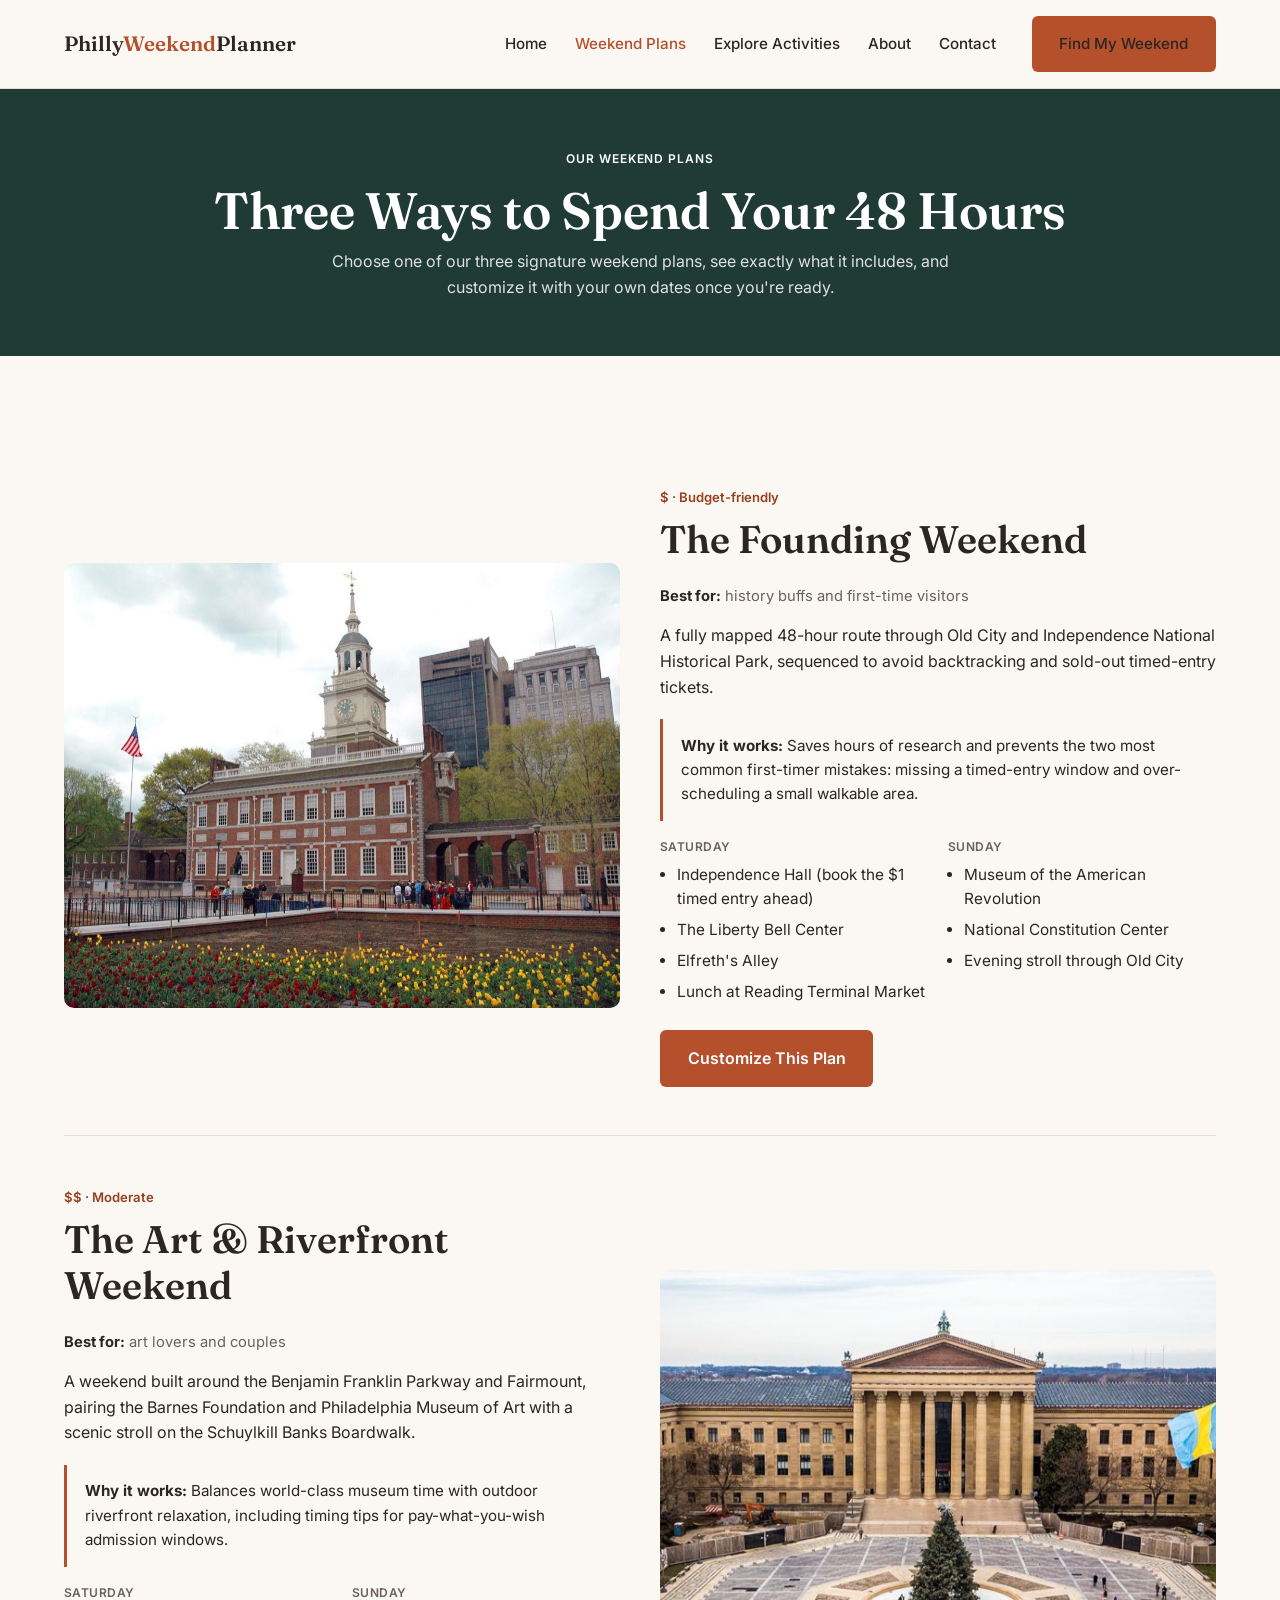
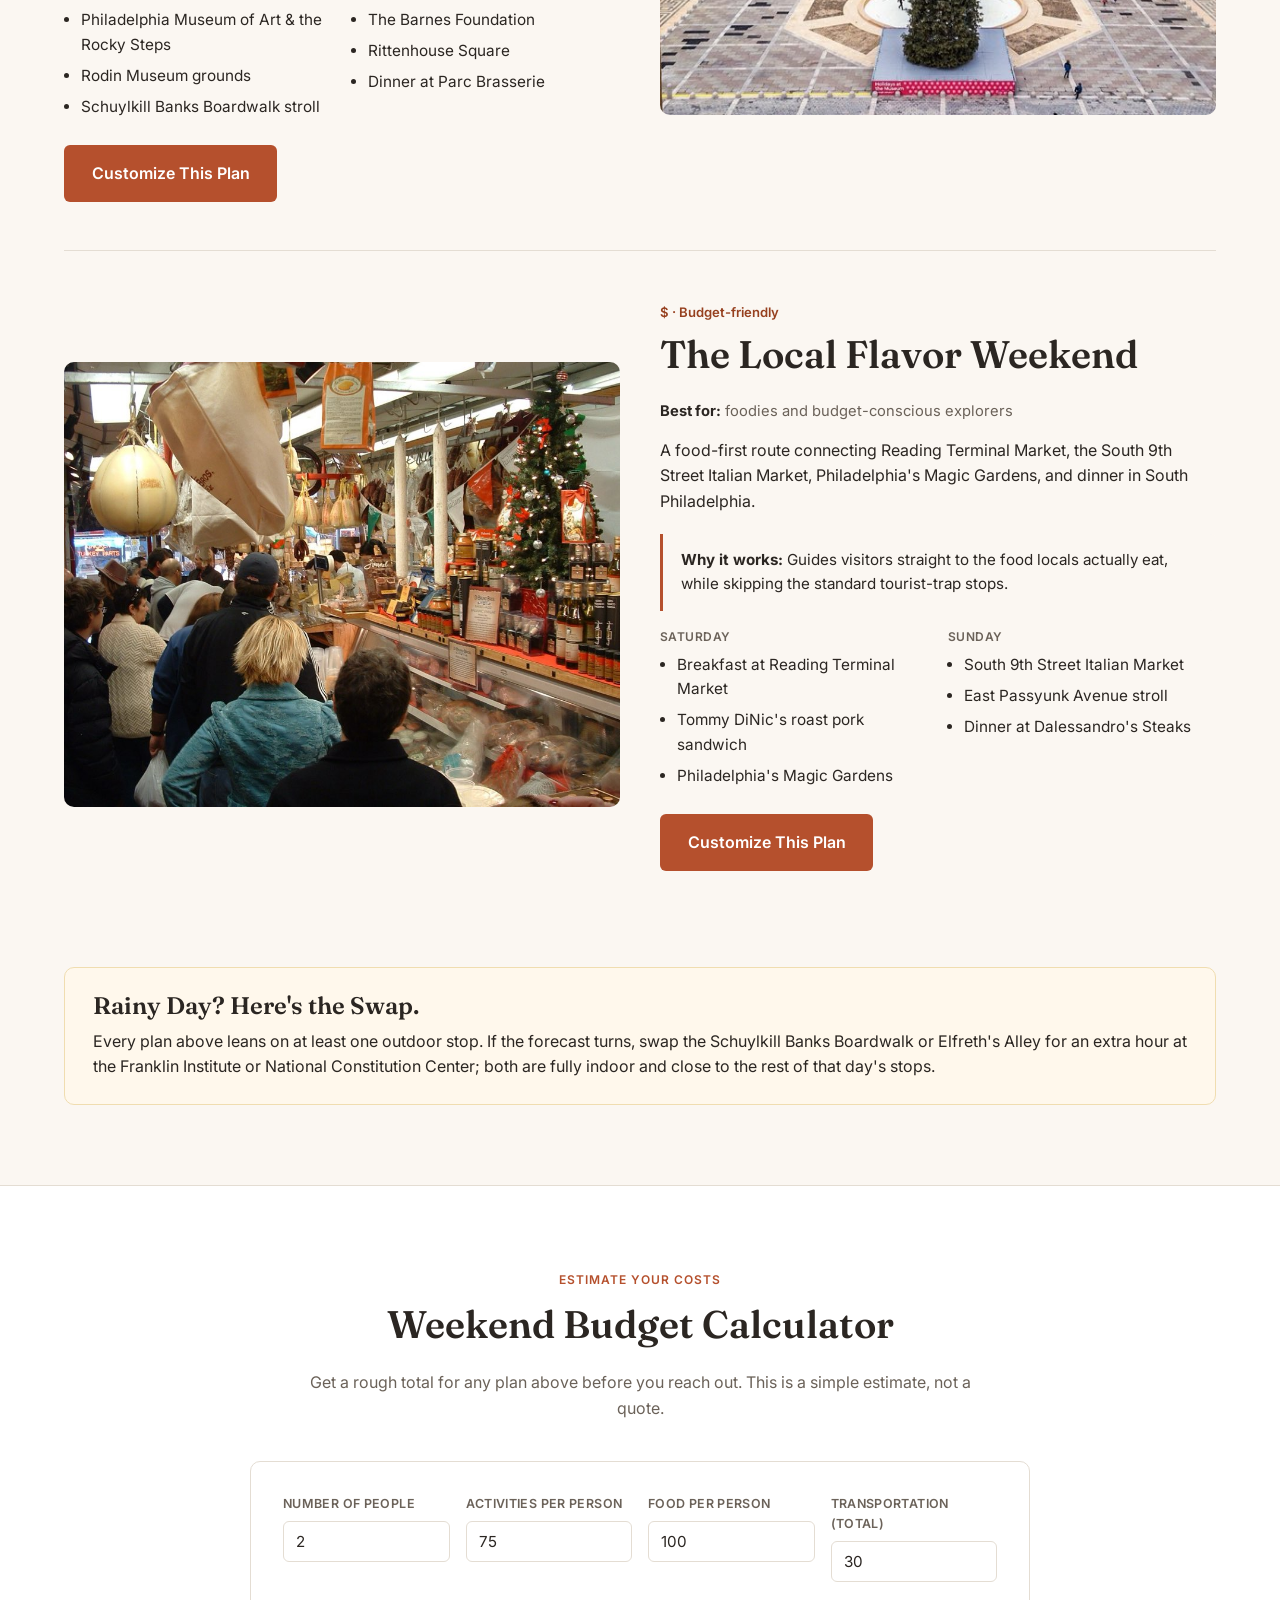
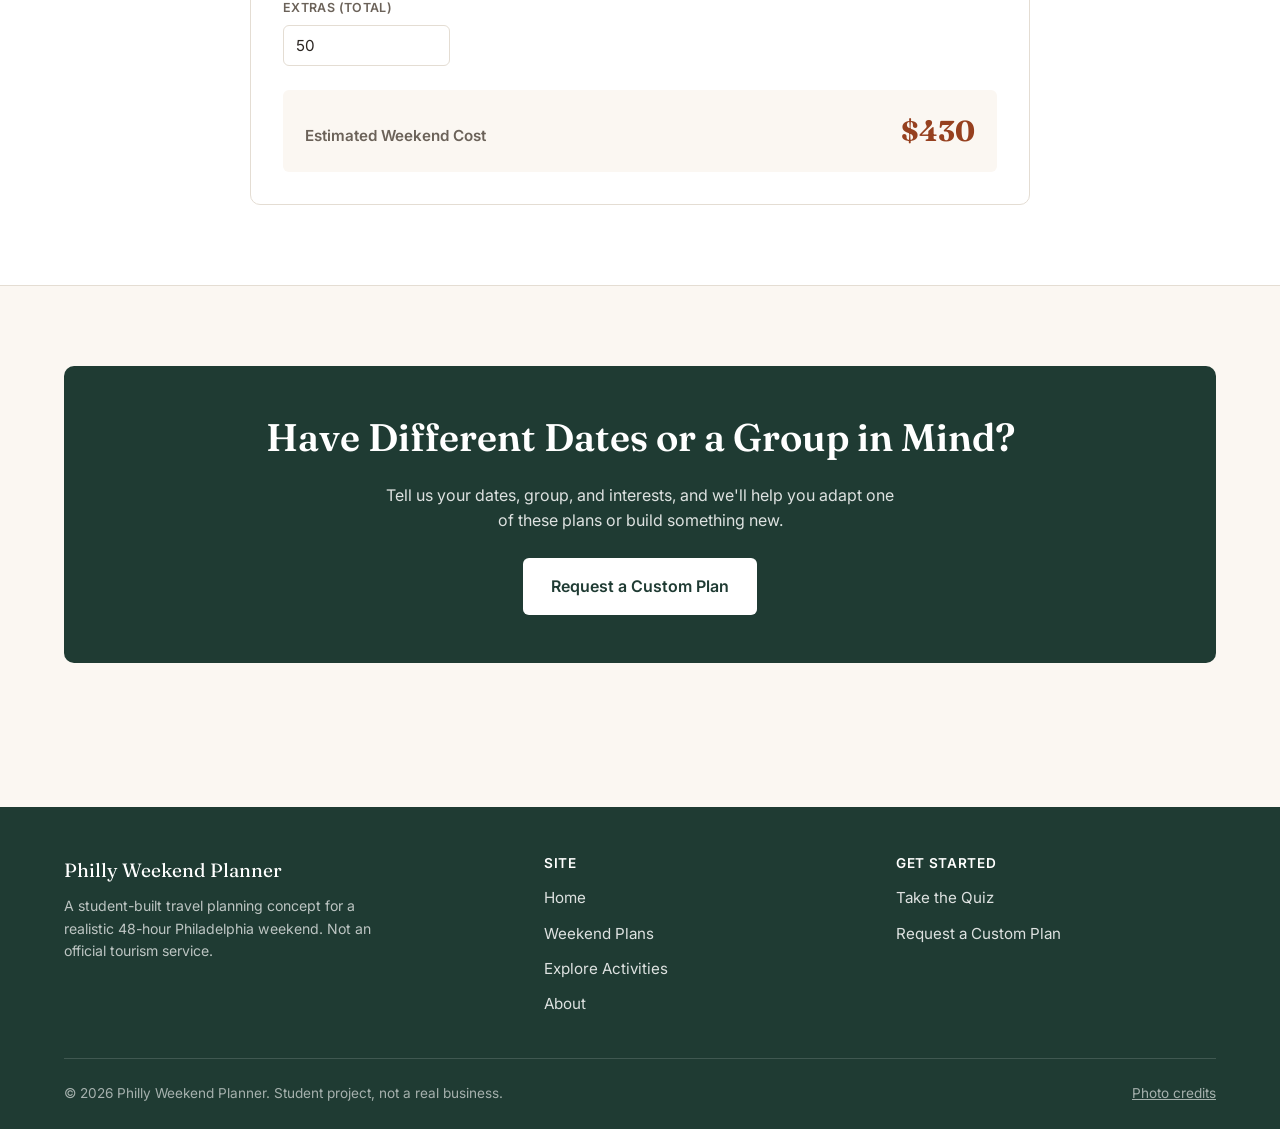
<file: plans.html>
<!DOCTYPE html>
<html lang="en">
<head>
<meta charset="UTF-8" />
<meta name="viewport" content="width=device-width, initial-scale=1.0" />
<title>Weekend Plans | Philly Weekend Planner</title>
<meta name="description" content="Three full 48-hour Philadelphia weekend plans: The Founding Weekend, The Art & Riverfront Weekend, and The Local Flavor Weekend." />
<link rel="preconnect" href="https://fonts.googleapis.com">
<link rel="preconnect" href="https://fonts.gstatic.com" crossorigin>
<link href="https://fonts.googleapis.com/css2?family=Fraunces:wght@500;600;700&family=Inter:wght@400;500;600;700&display=swap" rel="stylesheet">
<link rel="stylesheet" href="css/styles.css" />
</head>
<body>

<header class="site-header">
  <nav class="nav">
    <a href="index.html" class="nav-logo">Philly<span>Weekend</span>Planner</a>
    <button class="nav-toggle" id="nav-toggle" aria-label="Toggle navigation" aria-expanded="false" aria-controls="nav-links">
      <span class="nav-toggle-bar"></span>
      <span class="nav-toggle-bar"></span>
      <span class="nav-toggle-bar"></span>
    </button>
    <ul class="nav-links" id="nav-links">
      <li><a href="index.html">Home</a></li>
      <li><a href="plans.html" aria-current="page">Weekend Plans</a></li>
      <li><a href="explore.html">Explore Activities</a></li>
      <li><a href="about.html">About</a></li>
      <li><a href="contact.html">Contact</a></li>
      <li class="nav-cta"><a href="index.html#quiz" class="btn btn-primary">Find My Weekend</a></li>
    </ul>
  </nav>
</header>

<main>

<section class="page-banner">
  <div class="container">
    <span class="eyebrow" style="color:#fff;">Our Weekend Plans</span>
    <h1>Three Ways to Spend Your 48 Hours</h1>
    <p>Choose one of our three signature weekend plans, see exactly what it includes, and customize it with your own dates once you're ready.</p>
  </div>
</section>

<section>
  <div class="container">

    <article class="offering" id="founding">
      <div class="offering-image">
        <img src="images/independence-hall.jpg" alt="Independence Hall in Old City" />
      </div>
      <div class="offering-content">
        <span class="price-chip">$ &middot; Budget-friendly</span>
        <h2>The Founding Weekend</h2>
        <p class="offering-best-for"><strong>Best for:</strong> history buffs and first-time visitors</p>
        <p>A fully mapped 48-hour route through Old City and Independence National Historical Park, sequenced to avoid backtracking and sold-out timed-entry tickets.</p>
        <div class="offering-benefit">
          <strong>Why it works:</strong> Saves hours of research and prevents the two most common first-timer mistakes: missing a timed-entry window and over-scheduling a small walkable area.
        </div>
        <div class="schedule">
          <div>
            <h4>Saturday</h4>
            <ul>
              <li>Independence Hall (book the $1 timed entry ahead)</li>
              <li>The Liberty Bell Center</li>
              <li>Elfreth's Alley</li>
              <li>Lunch at Reading Terminal Market</li>
            </ul>
          </div>
          <div>
            <h4>Sunday</h4>
            <ul>
              <li>Museum of the American Revolution</li>
              <li>National Constitution Center</li>
              <li>Evening stroll through Old City</li>
            </ul>
          </div>
        </div>
        <a href="contact.html" class="btn btn-primary">Customize This Plan</a>
      </div>
    </article>

    <article class="offering" id="arts">
      <div class="offering-image">
        <img src="images/philadelphia-museum-of-art.jpg" alt="Philadelphia Museum of Art and the Rocky Steps" />
      </div>
      <div class="offering-content">
        <span class="price-chip">$$ &middot; Moderate</span>
        <h2>The Art &amp; Riverfront Weekend</h2>
        <p class="offering-best-for"><strong>Best for:</strong> art lovers and couples</p>
        <p>A weekend built around the Benjamin Franklin Parkway and Fairmount, pairing the Barnes Foundation and Philadelphia Museum of Art with a scenic stroll on the Schuylkill Banks Boardwalk.</p>
        <div class="offering-benefit">
          <strong>Why it works:</strong> Balances world-class museum time with outdoor riverfront relaxation, including timing tips for pay-what-you-wish admission windows.
        </div>
        <div class="schedule">
          <div>
            <h4>Saturday</h4>
            <ul>
              <li>Philadelphia Museum of Art &amp; the Rocky Steps</li>
              <li>Rodin Museum grounds</li>
              <li>Schuylkill Banks Boardwalk stroll</li>
            </ul>
          </div>
          <div>
            <h4>Sunday</h4>
            <ul>
              <li>The Barnes Foundation</li>
              <li>Rittenhouse Square</li>
              <li>Dinner at Parc Brasserie</li>
            </ul>
          </div>
        </div>
        <a href="contact.html" class="btn btn-primary">Customize This Plan</a>
      </div>
    </article>

    <article class="offering" id="flavor">
      <div class="offering-image">
        <img src="images/italian-market.jpg" alt="South 9th Street Italian Market stalls" />
      </div>
      <div class="offering-content">
        <span class="price-chip">$ &middot; Budget-friendly</span>
        <h2>The Local Flavor Weekend</h2>
        <p class="offering-best-for"><strong>Best for:</strong> foodies and budget-conscious explorers</p>
        <p>A food-first route connecting Reading Terminal Market, the South 9th Street Italian Market, Philadelphia's Magic Gardens, and dinner in South Philadelphia.</p>
        <div class="offering-benefit">
          <strong>Why it works:</strong> Guides visitors straight to the food locals actually eat, while skipping the standard tourist-trap stops.
        </div>
        <div class="schedule">
          <div>
            <h4>Saturday</h4>
            <ul>
              <li>Breakfast at Reading Terminal Market</li>
              <li>Tommy DiNic's roast pork sandwich</li>
              <li>Philadelphia's Magic Gardens</li>
            </ul>
          </div>
          <div>
            <h4>Sunday</h4>
            <ul>
              <li>South 9th Street Italian Market</li>
              <li>East Passyunk Avenue stroll</li>
              <li>Dinner at Dalessandro's Steaks</li>
            </ul>
          </div>
        </div>
        <a href="contact.html" class="btn btn-primary">Customize This Plan</a>
      </div>
    </article>

    <div class="callout mt-lg">
      <h3>Rainy Day? Here's the Swap.</h3>
      <p>Every plan above leans on at least one outdoor stop. If the forecast turns, swap the Schuylkill Banks Boardwalk or Elfreth's Alley for an extra hour at the Franklin Institute or National Constitution Center; both are fully indoor and close to the rest of that day's stops.</p>
    </div>

  </div>
</section>

<section style="background:var(--color-surface); border-top:1px solid var(--color-border); border-bottom:1px solid var(--color-border);">
  <div class="container">
    <div class="section-intro">
      <span class="eyebrow">Estimate Your Costs</span>
      <h2>Weekend Budget Calculator</h2>
      <p>Get a rough total for any plan above before you reach out. This is a simple estimate, not a quote.</p>
    </div>
    <div class="calculator-panel">
      <div class="calculator-inputs">
        <div class="filter-field">
          <label for="calc-people">Number of People</label>
          <input type="number" id="calc-people" min="1" max="20" value="2" />
        </div>
        <div class="filter-field">
          <label for="calc-activities">Activities per Person</label>
          <input type="number" id="calc-activities" min="0" step="5" value="75" />
        </div>
        <div class="filter-field">
          <label for="calc-food">Food per Person</label>
          <input type="number" id="calc-food" min="0" step="5" value="100" />
        </div>
        <div class="filter-field">
          <label for="calc-transportation">Transportation (Total)</label>
          <input type="number" id="calc-transportation" min="0" step="5" value="30" />
        </div>
        <div class="filter-field">
          <label for="calc-extras">Extras (Total)</label>
          <input type="number" id="calc-extras" min="0" step="5" value="50" />
        </div>
      </div>
      <div class="calculator-total">
        <span>Estimated Weekend Cost</span>
        <strong id="calc-total">$430</strong>
      </div>
    </div>
  </div>
</section>

<section>
  <div class="container">
    <div class="cta-banner">
      <h2>Have Different Dates or a Group in Mind?</h2>
      <p>Tell us your dates, group, and interests, and we'll help you adapt one of these plans or build something new.</p>
      <div class="cta-row">
        <a href="contact.html" class="btn btn-light">Request a Custom Plan</a>
      </div>
    </div>
  </div>
</section>

</main>

<footer class="site-footer">
  <div class="container">
    <div class="footer-grid">
      <div>
        <div class="footer-brand">Philly Weekend Planner</div>
        <p class="footer-note">A student-built travel planning concept for a realistic 48-hour Philadelphia weekend. Not an official tourism service.</p>
      </div>
      <div>
        <h3>Site</h3>
        <ul>
          <li><a href="index.html">Home</a></li>
          <li><a href="plans.html">Weekend Plans</a></li>
          <li><a href="explore.html">Explore Activities</a></li>
          <li><a href="about.html">About</a></li>
        </ul>
      </div>
      <div>
        <h3>Get Started</h3>
        <ul>
          <li><a href="index.html#quiz">Take the Quiz</a></li>
          <li><a href="contact.html">Request a Custom Plan</a></li>
        </ul>
      </div>
    </div>
    <div class="footer-bottom">
      <span>&copy; 2026 Philly Weekend Planner. Student project, not a real business.</span>
      <a href="images/CREDITS.md">Photo credits</a>
    </div>
  </div>
</footer>

<script src="js/nav.js"></script>
<script src="js/calculator.js"></script>
</body>
</html>
</file>
<file: css/styles.css>
/* ==========================================================================
   Philly Weekend Planner — shared stylesheet
   ========================================================================== */

:root {
  /* Colors */
  --color-bg: #fbf7f2;
  --color-surface: #ffffff;
  --color-text: #2b2622;
  --color-text-muted: #6b6259;
  --color-border: #e4ddd3;

  --color-primary: #b5502d;
  --color-primary-dark: #96401f;
  --color-secondary: #1f3b33;
  --color-secondary-light: #2e5347;

  --color-success-bg: #eaf4ea;
  --color-success-text: #205a2b;
  --color-error: #a3271b;
  --color-error-bg: #fbeceb;

  /* Type */
  --font-heading: "Fraunces", "Iowan Old Style", "Palatino Linotype", Georgia, serif;
  --font-body: "Inter", "Segoe UI", system-ui, -apple-system, sans-serif;

  /* Layout */
  --container-width: 1200px;
  --radius: 10px;
  --radius-sm: 6px;
  --shadow-card: 0 2px 10px rgba(43, 38, 34, 0.08);
  --shadow-card-hover: 0 8px 24px rgba(43, 38, 34, 0.14);
  --section-padding: 5rem 0;
}

@media (max-width: 600px) {
  :root {
    --section-padding: 3rem 0;
  }
}

/* ---- Reset & base ---- */
* { box-sizing: border-box; }
html { scroll-behavior: smooth; }

body {
  margin: 0;
  font-family: var(--font-body);
  color: var(--color-text);
  background: var(--color-bg);
  line-height: 1.6;
  font-size: 16px;
}

h1, h2, h3, h4 {
  font-family: var(--font-heading);
  line-height: 1.2;
  margin: 0 0 0.6em;
  font-weight: 600;
}

h1 { font-size: clamp(2rem, 5vw, 3.2rem); }
h2 { font-size: clamp(1.6rem, 3.5vw, 2.4rem); }
h3 { font-size: clamp(1.2rem, 2.5vw, 1.5rem); }

p { margin: 0 0 1em; }
p:last-child { margin-bottom: 0; }

a { color: var(--color-primary); }

img { max-width: 100%; height: auto; display: block; }

ul { padding-left: 1.2em; }

.container {
  width: 100%;
  max-width: var(--container-width);
  margin: 0 auto;
  padding: 0 1.5rem;
}

section { padding: var(--section-padding); }

.section-intro {
  max-width: 680px;
  margin: 0 auto 2.5rem;
  text-align: center;
}

.section-intro p { color: var(--color-text-muted); }

.eyebrow {
  display: inline-block;
  font-family: var(--font-body);
  font-weight: 600;
  letter-spacing: 0.08em;
  text-transform: uppercase;
  font-size: 0.75rem;
  color: var(--color-primary);
  margin-bottom: 0.75rem;
}

.text-center { text-align: center; }

/* ---- Buttons ---- */
.btn {
  display: inline-block;
  font-family: var(--font-body);
  font-weight: 600;
  font-size: 1rem;
  padding: 0.85rem 1.6rem;
  border-radius: var(--radius-sm);
  border: 2px solid transparent;
  cursor: pointer;
  text-decoration: none;
  text-align: center;
  transition: transform 0.15s ease, box-shadow 0.15s ease, background-color 0.15s ease;
}

.btn:active { transform: translateY(1px); }

.btn:focus-visible {
  outline: 3px solid var(--color-secondary);
  outline-offset: 2px;
}

a:focus-visible,
.accordion-trigger:focus-visible,
.card-footer-link:focus-visible {
  outline: 2px solid var(--color-primary);
  outline-offset: 2px;
}

.btn-primary {
  background: var(--color-primary);
  color: #fff;
}
.btn-primary:hover { background: var(--color-primary-dark); }

.btn-secondary {
  background: transparent;
  border-color: var(--color-secondary);
  color: var(--color-secondary);
}
.btn-secondary:hover { background: var(--color-secondary); color: #fff; }

.btn-light {
  background: #fff;
  color: var(--color-secondary);
}
.btn-light:hover { background: var(--color-bg); }

.btn-block { display: block; width: 100%; }

.cta-row {
  display: flex;
  flex-wrap: wrap;
  gap: 1rem;
  margin-top: 1.5rem;
}

/* ---- Header / Nav ---- */
.site-header {
  position: sticky;
  top: 0;
  z-index: 100;
  background: var(--color-bg);
  border-bottom: 1px solid var(--color-border);
}

.nav {
  display: flex;
  align-items: center;
  justify-content: space-between;
  padding: 1rem 1.5rem;
  max-width: var(--container-width);
  margin: 0 auto;
}

.nav-logo {
  font-family: var(--font-heading);
  font-weight: 600;
  font-size: 1.3rem;
  color: var(--color-text);
  text-decoration: none;
}

.nav-logo span { color: var(--color-primary); }

.nav-toggle {
  display: none;
  background: none;
  border: none;
  cursor: pointer;
  padding: 0.4rem;
}

.nav-toggle-bar {
  display: block;
  width: 24px;
  height: 2px;
  background: var(--color-text);
  margin: 5px 0;
  transition: transform 0.2s ease, opacity 0.2s ease;
}

.nav-links {
  display: flex;
  align-items: center;
  gap: 1.75rem;
  list-style: none;
  margin: 0;
  padding: 0;
}

.nav-links a {
  color: var(--color-text);
  text-decoration: none;
  font-weight: 500;
  font-size: 0.95rem;
}

.nav-links a:hover,
.nav-links a[aria-current="page"] {
  color: var(--color-primary);
}

.nav-cta { margin-left: 0.5rem; }

@media (max-width: 820px) {
  .nav-toggle { display: block; }

  .nav-links {
    position: absolute;
    top: 100%;
    left: 0;
    right: 0;
    background: var(--color-bg);
    border-bottom: 1px solid var(--color-border);
    flex-direction: column;
    align-items: flex-start;
    gap: 0;
    max-height: 0;
    overflow: hidden;
    transition: max-height 0.25s ease;
  }

  .nav-links.is-open { max-height: 400px; }

  .nav-links li { width: 100%; }

  .nav-links a {
    display: block;
    padding: 1rem 1.5rem;
    width: 100%;
    border-top: 1px solid var(--color-border);
  }

  .nav-cta { margin: 0.75rem 1.5rem 1rem; }
  .nav-cta .btn { display: block; }
}

/* ---- Hero ---- */
.hero {
  position: relative;
  color: #fff;
  background-size: cover;
  background-position: center;
  background-repeat: no-repeat;
  padding: 6rem 0;
}

.hero-inner { max-width: 640px; }

.hero .eyebrow {
  background: #fff;
  padding: 0.4rem 0.9rem;
  border-radius: 999px;
  box-shadow: 0 1px 4px rgba(0, 0, 0, 0.2);
}

.hero h1 { color: #fff; }

.hero p.lead {
  font-size: 1.15rem;
  color: rgba(255,255,255,0.9);
  max-width: 540px;
}

.page-banner {
  background: var(--color-secondary);
  color: #fff;
  padding: 3.5rem 0;
  text-align: center;
}

.page-banner h1 { color: #fff; margin-bottom: 0.5rem; }
.page-banner p { color: rgba(255,255,255,0.85); max-width: 620px; margin: 0 auto; }

/* ---- Value pillars ---- */
.pillars {
  display: grid;
  grid-template-columns: repeat(3, 1fr);
  gap: 1.75rem;
}

.pillar {
  background: var(--color-surface);
  border: 1px solid var(--color-border);
  border-radius: var(--radius);
  padding: 2rem 1.5rem;
  text-align: center;
}

.pillar-icon {
  width: 52px;
  height: 52px;
  margin: 0 auto 1rem;
  border-radius: 50%;
  background: var(--color-bg);
  display: flex;
  align-items: center;
  justify-content: center;
  font-size: 1.5rem;
}

.pillar h3 { margin-bottom: 0.5rem; }
.pillar p { color: var(--color-text-muted); font-size: 0.95rem; }

@media (max-width: 760px) {
  .pillars { grid-template-columns: 1fr; }
}

/* ---- Cards (generic) ---- */
.card-grid {
  display: grid;
  grid-template-columns: repeat(3, 1fr);
  gap: 1.75rem;
}

.card {
  background: var(--color-surface);
  border: 1px solid var(--color-border);
  border-radius: var(--radius);
  overflow: hidden;
  box-shadow: var(--shadow-card);
  transition: box-shadow 0.2s ease, transform 0.2s ease;
  display: flex;
  flex-direction: column;
}

.card:hover { box-shadow: var(--shadow-card-hover); transform: translateY(-2px); }

.card-image {
  aspect-ratio: 4 / 3;
  width: 100%;
  object-fit: cover;
  background: var(--color-border);
}

.card-body {
  padding: 1.4rem;
  display: flex;
  flex-direction: column;
  flex-grow: 1;
}

.card-body h3 { margin-bottom: 0.4rem; }

.card-meta {
  display: flex;
  flex-wrap: wrap;
  gap: 0.4rem;
  margin-bottom: 0.7rem;
}

.tag {
  display: inline-block;
  font-size: 0.78rem;
  font-weight: 600;
  letter-spacing: 0.03em;
  text-transform: uppercase;
  padding: 0.25rem 0.6rem;
  border-radius: 999px;
  background: var(--color-bg);
  color: var(--color-text-muted);
  border: 1px solid var(--color-border);
}

.tag-price { color: var(--color-primary-dark); border-color: rgba(181,80,45,0.3); background: rgba(181,80,45,0.08); }
.tag-setting { color: var(--color-secondary); border-color: rgba(31,59,51,0.25); background: rgba(31,59,51,0.06); }

.card-body p.description {
  color: var(--color-text-muted);
  font-size: 0.97rem;
  flex-grow: 1;
}

.card-footer-link {
  margin-top: 0.9rem;
  font-weight: 600;
  font-size: 0.9rem;
  text-decoration: none;
}

@media (max-width: 980px) {
  .card-grid { grid-template-columns: repeat(2, 1fr); }
}
@media (max-width: 620px) {
  .card-grid { grid-template-columns: 1fr; }
}

/* ---- CTA banner ---- */
.cta-banner {
  background: var(--color-secondary);
  color: #fff;
  border-radius: var(--radius);
  padding: 3rem 2rem;
  text-align: center;
}

.cta-banner h2 { color: #fff; }
.cta-banner p { color: rgba(255,255,255,0.85); max-width: 520px; margin: 0 auto 0.5rem; }
.cta-banner .cta-row { justify-content: center; }

/* ---- Quiz ---- */
.quiz-panel {
  background: var(--color-surface);
  border: 1px solid var(--color-border);
  border-radius: var(--radius);
  padding: 2.5rem;
  max-width: 780px;
  margin: 0 auto;
}

.quiz-question { margin-bottom: 1.75rem; }
.quiz-question legend {
  font-family: var(--font-heading);
  font-weight: 600;
  font-size: 1.1rem;
  padding: 0;
  margin-bottom: 0.9rem;
}

.quiz-options {
  display: grid;
  grid-template-columns: repeat(auto-fit, minmax(190px, 1fr));
  gap: 0.75rem;
}

.quiz-option {
  position: relative;
}

.quiz-option input {
  position: absolute;
  opacity: 0;
  inset: 0;
  cursor: pointer;
}

.quiz-option label {
  display: block;
  padding: 0.9rem 1rem;
  border: 1.5px solid var(--color-border);
  border-radius: var(--radius-sm);
  cursor: pointer;
  font-weight: 500;
  font-size: 0.95rem;
  transition: border-color 0.15s ease, background-color 0.15s ease;
}

.quiz-option input:checked + label {
  border-color: var(--color-primary);
  background: rgba(181,80,45,0.08);
  color: var(--color-primary-dark);
}

.quiz-option input:focus-visible + label {
  outline: 2px solid var(--color-primary);
  outline-offset: 2px;
}

.quiz-error {
  color: var(--color-error);
  font-size: 0.88rem;
  margin: -0.5rem 0 1rem;
  display: none;
}

.quiz-error.is-visible { display: block; }

#quiz-results { margin-top: 2rem; }

.result-card {
  background: var(--color-bg);
  border: 1px solid var(--color-border);
  border-radius: var(--radius);
  padding: 2rem;
  animation: fadeIn 0.3s ease;
}

.result-card h3 { margin-bottom: 0.3rem; }
.result-card .result-tagline { color: var(--color-text-muted); margin-bottom: 1rem; }

.result-reason {
  font-size: 0.95rem;
  background: rgba(181,80,45,0.08);
  border-radius: var(--radius-sm);
  padding: 0.8rem 1rem;
  margin-bottom: 1.3rem;
}

.result-columns {
  display: grid;
  grid-template-columns: 1fr 1fr;
  gap: 1.5rem;
  margin-bottom: 1.2rem;
}

.result-columns h4 {
  font-family: var(--font-body);
  text-transform: uppercase;
  letter-spacing: 0.04em;
  font-size: 0.78rem;
  color: var(--color-primary-dark);
  margin-bottom: 0.5rem;
}

.result-columns ul { margin: 0; padding-left: 1.1em; font-size: 0.94rem; }
.result-columns li { margin-bottom: 0.35rem; }

.result-budget-note {
  font-size: 0.9rem;
  color: var(--color-secondary);
  background: rgba(31,59,51,0.07);
  border-radius: var(--radius-sm);
  padding: 0.7rem 1rem;
  margin-bottom: 1.3rem;
}

@media (max-width: 560px) {
  .quiz-panel { padding: 1.5rem; }
  .result-columns { grid-template-columns: 1fr; }
}

@keyframes fadeIn {
  from { opacity: 0; transform: translateY(6px); }
  to { opacity: 1; transform: translateY(0); }
}

/* ---- Offerings (Weekend Plans page) ---- */
.offering {
  display: grid;
  grid-template-columns: 1fr 1fr;
  gap: 2.5rem;
  align-items: center;
  padding: 3rem 0;
  border-bottom: 1px solid var(--color-border);
}

.offering:last-of-type { border-bottom: none; }

.offering:nth-of-type(even) .offering-image { order: 2; }

.offering-image img {
  border-radius: var(--radius);
  aspect-ratio: 5 / 4;
  object-fit: cover;
}

.offering-best-for {
  font-size: 0.92rem;
  color: var(--color-text-muted);
  margin-bottom: 0.9rem;
}

.offering-best-for strong { color: var(--color-text); }

.offering-benefit {
  background: var(--color-bg);
  border-left: 3px solid var(--color-primary);
  padding: 0.9rem 1.1rem;
  border-radius: 0 var(--radius-sm) var(--radius-sm) 0;
  margin: 1.2rem 0;
  font-size: 0.95rem;
}

.schedule {
  display: grid;
  grid-template-columns: 1fr 1fr;
  gap: 1.2rem;
  margin: 1.2rem 0;
}

.schedule h4 {
  font-family: var(--font-body);
  text-transform: uppercase;
  letter-spacing: 0.04em;
  font-size: 0.75rem;
  color: var(--color-text-muted);
  margin-bottom: 0.5rem;
}

.schedule ul { margin: 0; padding-left: 1.1em; font-size: 0.96rem; }
.schedule li { margin-bottom: 0.4rem; }

@media (max-width: 860px) {
  .offering { grid-template-columns: 1fr; }
  .offering:nth-of-type(even) .offering-image { order: 0; }
  .schedule { grid-template-columns: 1fr; }
}

.callout {
  background: #fff8ec;
  border: 1px solid #f0ddb0;
  border-radius: var(--radius);
  padding: 1.5rem 1.75rem;
  margin-top: 1rem;
}

.callout h3 { margin-bottom: 0.5rem; }

/* ---- Budget calculator (Weekend Plans page, secondary feature) ---- */
.calculator-panel {
  background: var(--color-surface);
  border: 1px solid var(--color-border);
  border-radius: var(--radius);
  padding: 2rem;
  max-width: 780px;
  margin: 0 auto;
}

.calculator-inputs {
  display: grid;
  grid-template-columns: repeat(auto-fit, minmax(150px, 1fr));
  gap: 1rem;
  margin-bottom: 1.5rem;
}

.calculator-total {
  display: flex;
  align-items: baseline;
  justify-content: space-between;
  gap: 1rem;
  background: var(--color-bg);
  border-radius: var(--radius-sm);
  padding: 1.1rem 1.4rem;
}

.calculator-total span {
  font-weight: 600;
  color: var(--color-text-muted);
  font-size: 0.95rem;
}

.calculator-total strong {
  font-family: var(--font-heading);
  font-size: 1.8rem;
  color: var(--color-primary-dark);
}

@media (max-width: 480px) {
  .calculator-panel { padding: 1.5rem; }
  .calculator-total { flex-direction: column; align-items: flex-start; gap: 0.3rem; }
}

/* ---- Explore / filters ---- */
.filter-bar {
  background: var(--color-surface);
  border: 1px solid var(--color-border);
  border-radius: var(--radius);
  padding: 1.5rem;
  display: grid;
  grid-template-columns: 2fr 1fr 1fr 1fr;
  gap: 1rem;
  margin-bottom: 2rem;
}

.filter-field label {
  display: block;
  font-size: 0.78rem;
  font-weight: 600;
  text-transform: uppercase;
  letter-spacing: 0.03em;
  color: var(--color-text-muted);
  margin-bottom: 0.4rem;
}

.filter-field input,
.filter-field select {
  width: 100%;
  padding: 0.65rem 0.75rem;
  border: 1.5px solid var(--color-border);
  border-radius: var(--radius-sm);
  font-family: var(--font-body);
  font-size: 0.95rem;
  background: #fff;
  color: var(--color-text);
}

.filter-field input:focus,
.filter-field select:focus {
  outline: 2px solid var(--color-primary);
  outline-offset: 1px;
}

@media (max-width: 900px) {
  .filter-bar { grid-template-columns: 1fr 1fr; }
}
@media (max-width: 560px) {
  .filter-bar { grid-template-columns: 1fr; }
}

.results-meta {
  display: flex;
  justify-content: space-between;
  align-items: baseline;
  margin-bottom: 1.2rem;
  color: var(--color-text-muted);
  font-size: 0.9rem;
}

.empty-state {
  text-align: center;
  padding: 3.5rem 1.5rem;
  color: var(--color-text-muted);
  border: 1px dashed var(--color-border);
  border-radius: var(--radius);
  display: none;
}

.empty-state.is-visible { display: block; }

/* ---- About page ---- */
.about-block {
  max-width: 760px;
  margin: 0 auto 3rem;
}

.about-block:last-child { margin-bottom: 0; }

.differentiator-list {
  list-style: none;
  padding: 0;
  display: grid;
  gap: 1rem;
}

.differentiator-list li {
  background: var(--color-surface);
  border: 1px solid var(--color-border);
  border-radius: var(--radius-sm);
  padding: 1rem 1.2rem;
}

.differentiator-list strong { color: var(--color-primary-dark); }

/* ---- Accordion ---- */
.accordion { max-width: 760px; margin: 0 auto; }

.accordion-item {
  border-bottom: 1px solid var(--color-border);
}

.accordion-trigger {
  width: 100%;
  text-align: left;
  background: none;
  border: none;
  padding: 1.25rem 0.25rem;
  font-family: var(--font-heading);
  font-size: 1.05rem;
  font-weight: 600;
  color: var(--color-text);
  cursor: pointer;
  display: flex;
  justify-content: space-between;
  align-items: center;
  gap: 1rem;
}

.accordion-icon {
  flex-shrink: 0;
  width: 22px;
  height: 22px;
  border-radius: 50%;
  border: 1.5px solid var(--color-primary);
  color: var(--color-primary);
  display: flex;
  align-items: center;
  justify-content: center;
  font-size: 1rem;
  transition: transform 0.2s ease;
}

.accordion-item.is-open .accordion-icon { transform: rotate(45deg); }

.accordion-panel {
  max-height: 0;
  overflow: hidden;
  transition: max-height 0.25s ease;
}

.accordion-panel-inner {
  padding: 0 0.25rem 1.25rem;
  color: var(--color-text-muted);
}

/* ---- Forms (Contact page) ---- */
.contact-layout {
  display: grid;
  grid-template-columns: 1.6fr 1fr;
  gap: 2.5rem;
  align-items: start;
}

@media (max-width: 860px) {
  .contact-layout { grid-template-columns: 1fr; }
}

.form-card {
  background: var(--color-surface);
  border: 1px solid var(--color-border);
  border-radius: var(--radius);
  padding: 2rem;
}

.form-row { margin-bottom: 1.3rem; }

.form-row label {
  display: block;
  font-weight: 600;
  font-size: 0.92rem;
  margin-bottom: 0.4rem;
}

.form-row .hint {
  font-weight: 400;
  color: var(--color-text-muted);
  font-size: 0.86rem;
}

.form-row input,
.form-row select,
.form-row textarea {
  width: 100%;
  padding: 0.75rem 0.9rem;
  border: 1.5px solid var(--color-border);
  border-radius: var(--radius-sm);
  font-family: var(--font-body);
  font-size: 1rem;
  background: #fff;
  color: var(--color-text);
}

.form-row textarea { resize: vertical; min-height: 110px; }

.form-row input:focus,
.form-row select:focus,
.form-row textarea:focus {
  outline: 2px solid var(--color-primary);
  outline-offset: 1px;
}

.form-row.has-error input,
.form-row.has-error select,
.form-row.has-error textarea {
  border-color: var(--color-error);
  background: var(--color-error-bg);
}

.field-error {
  display: none;
  color: var(--color-error);
  font-size: 0.88rem;
  margin-top: 0.4rem;
}

.form-row.has-error .field-error { display: block; }

.checkbox-group {
  display: grid;
  grid-template-columns: repeat(2, 1fr);
  gap: 0.5rem;
}

.checkbox-group label {
  display: flex;
  align-items: center;
  gap: 0.5rem;
  font-weight: 400;
  font-size: 0.92rem;
}

.checkbox-group input { width: auto; }

.form-banner {
  display: none;
  padding: 0.9rem 1.1rem;
  border-radius: var(--radius-sm);
  font-size: 0.92rem;
  margin-bottom: 1.3rem;
}

.form-banner.is-error {
  display: block;
  background: var(--color-error-bg);
  color: var(--color-error);
  border: 1px solid rgba(163,39,27,0.25);
}

.form-banner.is-success {
  display: block;
  background: var(--color-success-bg);
  color: var(--color-success-text);
  border: 1px solid rgba(32,90,43,0.25);
}

.sidebar-card {
  background: var(--color-secondary);
  color: #fff;
  border-radius: var(--radius);
  padding: 1.8rem;
}

.sidebar-card h2 { color: #fff; font-size: clamp(1.2rem, 2.5vw, 1.5rem); }
.sidebar-card ul { padding-left: 1.1em; }
.sidebar-card li { margin-bottom: 0.6rem; font-size: 0.97rem; color: rgba(255,255,255,0.9); }

/* ---- Footer ---- */
.site-footer {
  background: var(--color-secondary);
  color: rgba(255,255,255,0.85);
  padding: 3rem 0 1.5rem;
  margin-top: 4rem;
}

.footer-grid {
  display: grid;
  grid-template-columns: 1.4fr 1fr 1fr;
  gap: 2rem;
  margin-bottom: 2rem;
}

.footer-grid h3 {
  color: #fff;
  font-family: var(--font-body);
  font-size: 0.85rem;
  text-transform: uppercase;
  letter-spacing: 0.05em;
  margin-bottom: 0.9rem;
}

.footer-grid ul { list-style: none; padding: 0; margin: 0; }
.footer-grid li { margin-bottom: 0.6rem; }
.footer-grid a { color: rgba(255,255,255,0.85); text-decoration: none; font-size: 0.95rem; }
.footer-grid a:hover { color: #fff; }

.footer-brand { color: #fff; font-family: var(--font-heading); font-size: 1.2rem; margin-bottom: 0.6rem; }
.footer-note { font-size: 0.88rem; color: rgba(255,255,255,0.7); max-width: 320px; }

.footer-bottom {
  border-top: 1px solid rgba(255,255,255,0.15);
  padding-top: 1.5rem;
  font-size: 0.85rem;
  color: rgba(255,255,255,0.6);
  display: flex;
  flex-wrap: wrap;
  gap: 0.5rem 1.5rem;
  justify-content: space-between;
}

.footer-bottom a { color: rgba(255,255,255,0.6); }

@media (max-width: 700px) {
  .footer-grid { grid-template-columns: 1fr 1fr; }
}
@media (max-width: 460px) {
  .footer-grid { grid-template-columns: 1fr; }
}

/* ---- Two-up layout used on Home for featured plans intro etc ---- */
.split {
  display: grid;
  grid-template-columns: 1fr 1fr;
  gap: 2.5rem;
  align-items: center;
}

@media (max-width: 800px) {
  .split { grid-template-columns: 1fr; }
}

/* ---- Price tier legend chip used in offerings ---- */
.price-chip {
  display: inline-flex;
  align-items: center;
  gap: 0.4rem;
  font-size: 0.82rem;
  font-weight: 600;
  color: var(--color-primary-dark);
  margin-bottom: 0.5rem;
}

/* ---- Utility ---- */
.mt-lg { margin-top: 3rem; }
.visually-hidden {
  position: absolute;
  width: 1px; height: 1px;
  overflow: hidden;
  clip: rect(0 0 0 0);
  white-space: nowrap;
}
</file>
